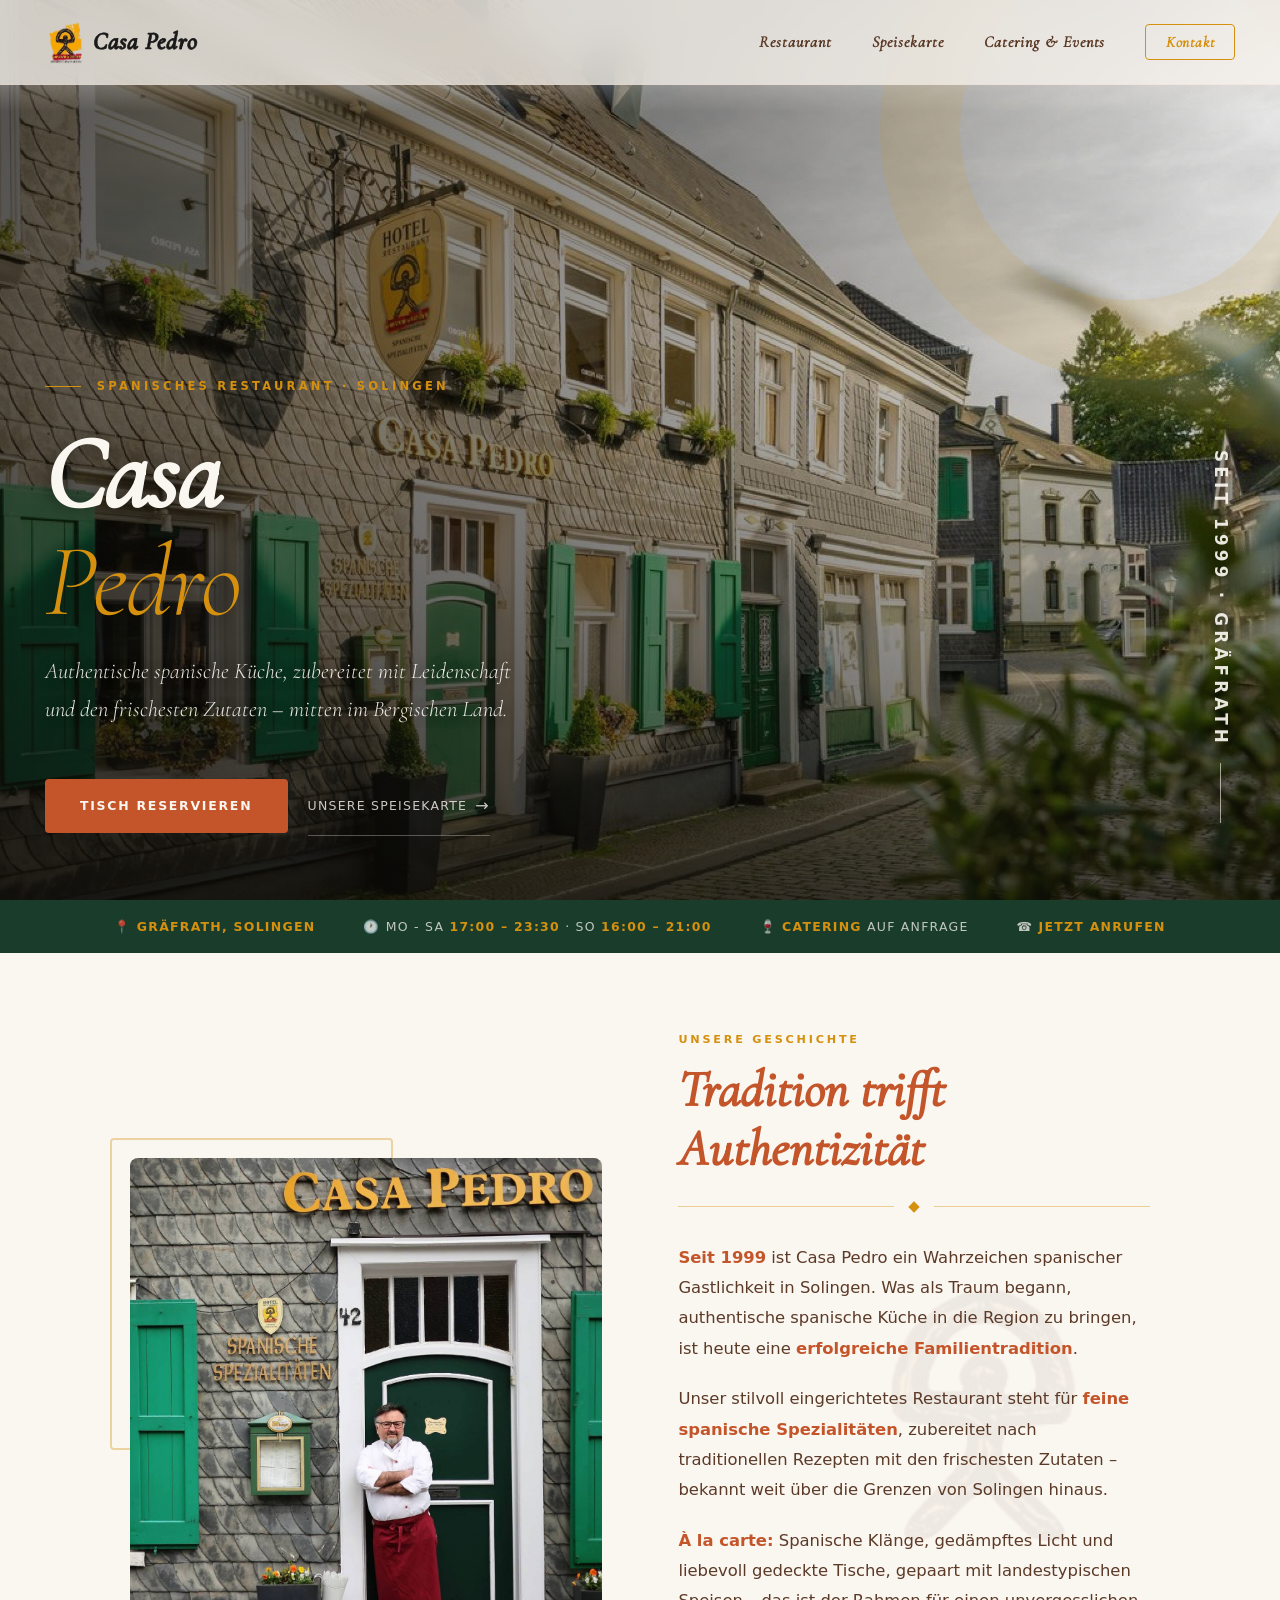
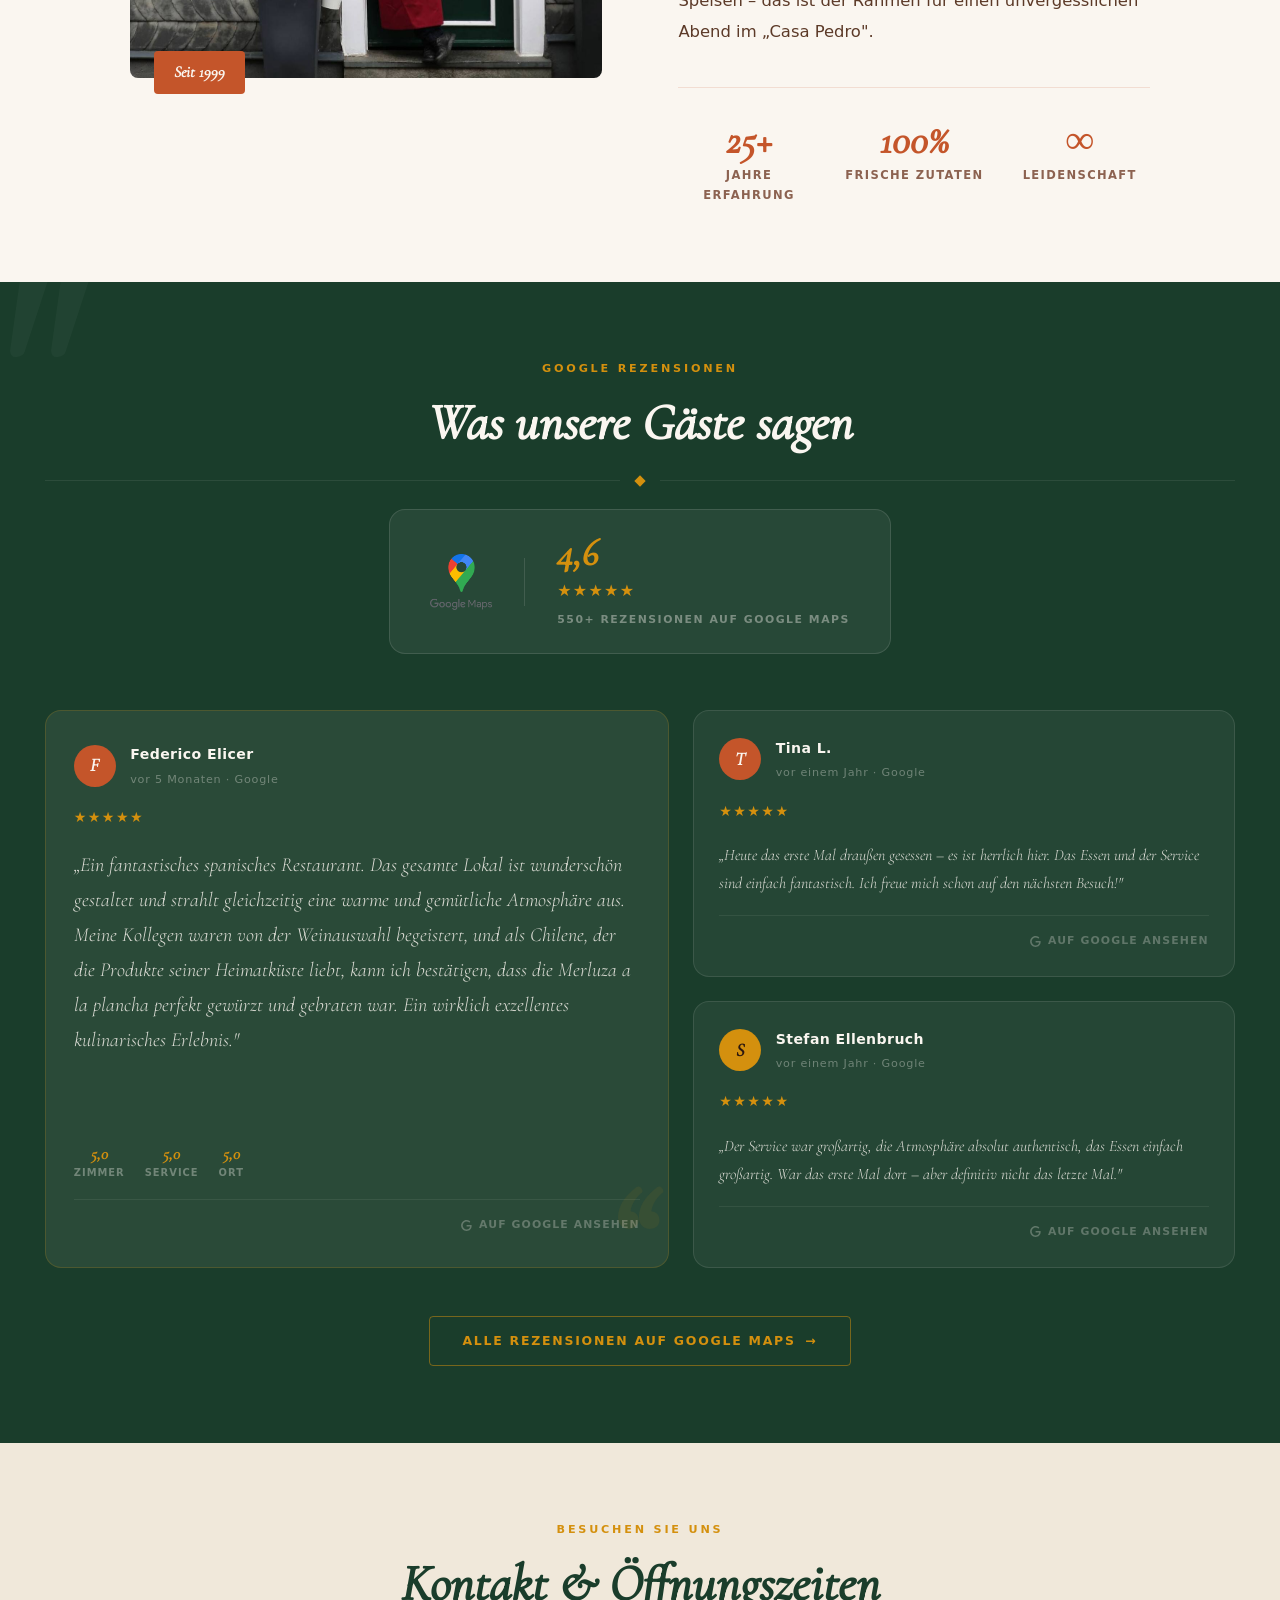
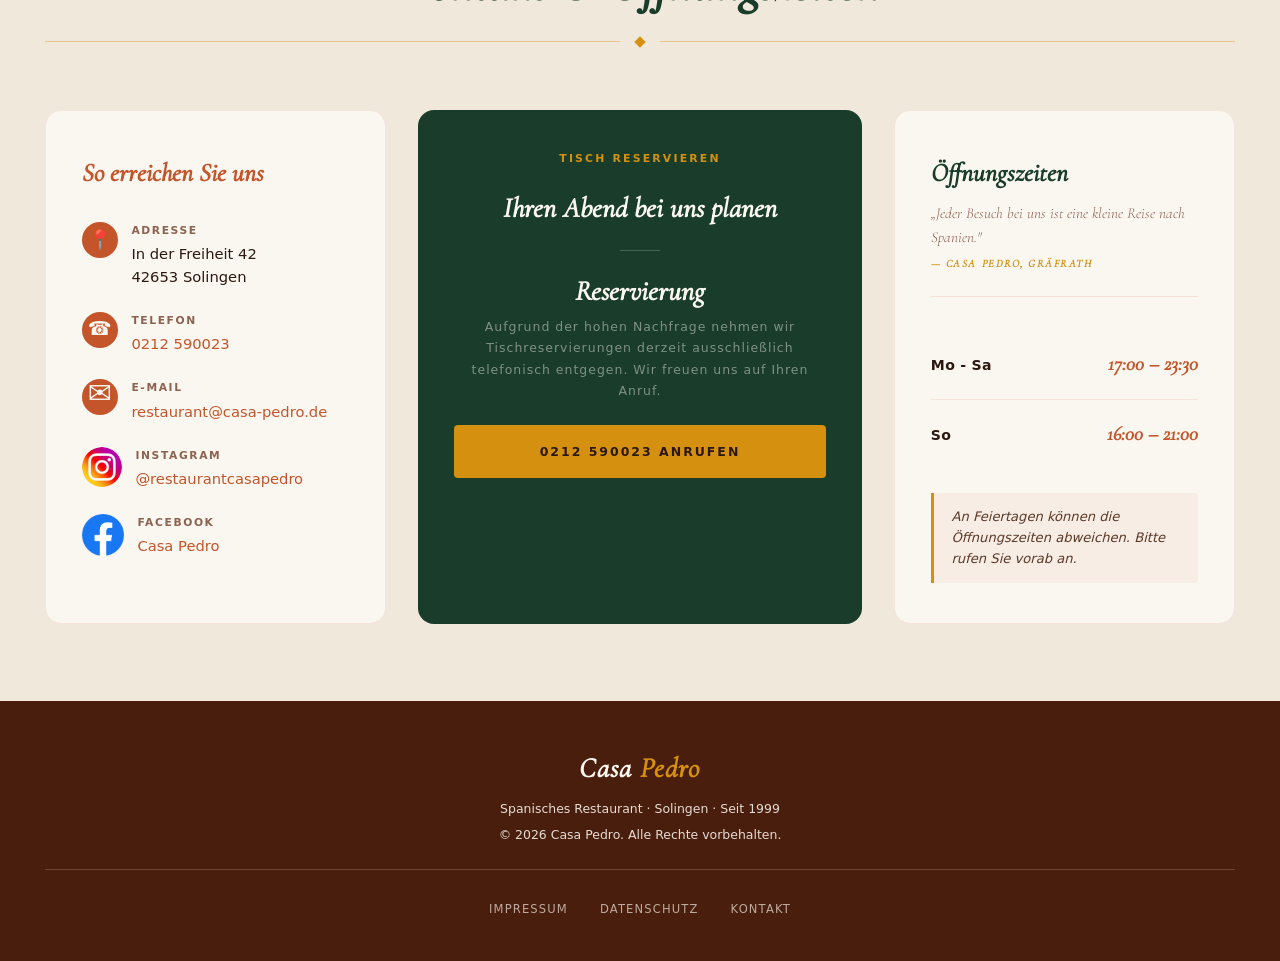
<file: index.html>
<!DOCTYPE html>
<html lang="de">
<head>
  <meta charset="UTF-8">
  <meta name="viewport" content="width=device-width, initial-scale=1.0">
  <title>Casa Pedro – Spanisches Restaurant Solingen</title>

  <!-- SEO ─────────────────────────────────────────────────────────────────
       Bitte alle drei "IHRE-DOMAIN.de"-Stellen durch die echte Domain
       ersetzen, sobald diese feststeht (z. B. casa-pedro.de).
  ───────────────────────────────────────────────────────────────────────── -->
  <meta name="description" content="Casa Pedro – Authentisches spanisches Restaurant in Solingen-Gräfrath seit 1999. Frische Tapas, Paella und Fischspezialitäten. Catering, Feiern & Reservierungen.">
  <meta name="robots" content="index, follow">
  <link rel="canonical" href="https://casa-pedro.de/">

  <!-- Open Graph (Facebook, WhatsApp, LinkedIn, …) -->
  <meta property="og:type"        content="website">
  <meta property="og:site_name"   content="Casa Pedro">
  <meta property="og:locale"      content="de_DE">
  <meta property="og:title"       content="Casa Pedro – Spanisches Restaurant Solingen">
  <meta property="og:description" content="Authentisches spanisches Restaurant in Solingen-Gräfrath seit 1999. Frische Tapas, Paella und Fischspezialitäten. Catering &amp; Feiern.">
  <meta property="og:url"         content="https://casa-pedro.de/">
  <meta property="og:image"       content="https://casa-pedro.de/images/hero.jpg">
  <meta property="og:image:alt"   content="Casa Pedro – Spanisches Restaurant Solingen">
  <meta property="og:image:width"  content="1600">
  <meta property="og:image:height" content="900">

  <!-- Twitter / X Card -->
  <meta name="twitter:card"        content="summary_large_image">
  <meta name="twitter:title"       content="Casa Pedro – Spanisches Restaurant Solingen">
  <meta name="twitter:description" content="Authentisches spanisches Restaurant in Solingen-Gräfrath seit 1999. Frische Tapas, Paella und Fischspezialitäten.">
  <meta name="twitter:image"       content="https://casa-pedro.de/images/hero.jpg">

  <!-- Fonts are now loaded locally from /fonts/ -->
  <link rel="stylesheet" href="style.css">
</head>

<body>

<!-- ── NAVIGATION ──────────────────────────────────────── -->
  <nav aria-label="Hauptnavigation">
    <a href="javascript:void(0)" class="nav-logo" onclick="goTo('home');return false;"><img src="images/logo.png" alt="Casa Pedro Logo"><span class="nav-brand">Casa Pedro</span></a>
    <button class="nav-burger" aria-label="Menü öffnen" onclick="toggleNav()">
      <span></span><span></span><span></span>
    </button>
    <ul class="nav-links">
      <li><a href="javascript:void(0)" onclick="goTo('home','#geschichte');return false;">Restaurant</a></li>
      <li><a href="javascript:void(0)" onclick="goTo('speisekarte');return false;">Speisekarte</a></li>
      <li><a href="javascript:void(0)" onclick="goTo('catering');return false;">Catering &amp; Events</a></li>
      <li><a href="javascript:void(0)" onclick="goTo('home','#kontakt');return false;" class="nav-cta">Kontakt</a></li>
    </ul>
  </nav>
<div class="nav-overlay" onclick="closeNavMenu()"></div>

<div id="menu-subnav-fixed" class="menu-subnav" role="navigation" aria-label="Speisekarten-Navigation" style="display:none">
  <span class="menu-subnav-header">Speisen</span>
  <div class="menu-subnav-sep"></div>
  <!--SUBNAV-START-->
  <!--SUBNAV-END-->
  </div>


  

  <!-- ── HOME PAGE ────────────────────────────────────────── -->
  <div id="page-home" class="page">

  <!-- ── EVENT-BANNER (gesteuert via content.json → event_banner) ─────── -->
  <div id="event-banner" role="alert" aria-live="polite" style="display:none">
    <p id="event-banner-text"></p>
    <a id="event-banner-link" href="#" class="event-banner-link" style="display:none"></a>
  </div>

<!-- ── HERO ────────────────────────────────────────────── -->
  <header id="hero">
    <div class="hero-bg" aria-hidden="true"></div>
    <div class="hero-overlay" aria-hidden="true"></div>
    <div class="hero-arch" aria-hidden="true"></div>

    <div class="hero-content">
      <p class="hero-eyebrow">Spanisches Restaurant · Solingen</p>
      <h1 class="hero-title">
        Casa<br>
        <em>Pedro</em>
      </h1>
      <p class="hero-subtitle">
        Authentische spanische Küche, zubereitet mit Leidenschaft
        und den frischesten Zutaten – mitten im Bergischen Land.
      </p>
      <div class="hero-actions">
        <a href="javascript:void(0)" onclick="goTo('home','#reservierung-form');return false;" class="btn-primary">Tisch reservieren</a>
        <a href="javascript:void(0)" onclick="goTo('speisekarte');return false;" class="btn-ghost">
          Unsere Speisekarte
          <span class="btn-ghost-arrow" aria-hidden="true">→</span>
        </a>
      </div>
    </div>

    <p class="hero-meta" aria-hidden="true">Seit 1999 · Gräfrath</p>
  </header>

  <!-- ── BANNER STRIP ─────────────────────────────────────── -->
  <div class="banner-strip" role="complementary" aria-label="Kurzinfos">
    <span>📍 <strong>Gräfrath, Solingen</strong></span>
    <span id="topbar-oez">🕐 Mo–Sa <strong>17:00 – 23:00</strong> · So <strong>12:00 – 21:00</strong></span>
    <span>🍷 <strong>Catering</strong> auf Anfrage</span>
    <span>☎ <a href="tel:+49212590023" style="color: var(--amber); text-decoration: none;"><strong>Jetzt anrufen</strong></a></span>
  </div>


  <!-- ── UNSERE GESCHICHTE ────────────────────────────────── -->
  <section id="geschichte" aria-labelledby="geschichte-title">
    <div class="container">
      <div class="geschichte-grid">

        <!-- Bild links -->
        <div class="geschichte-img-wrap">
          <img src="images/foto-geschichte.jpg" alt="Casa Pedro – Chef vor dem Restaurant" class="geschichte-img" width="600" height="520">
        </div>

        <!-- Text rechts -->
        <div class="geschichte-text">
          <span class="section-label">Unsere Geschichte</span>
          <h2 class="section-title" id="geschichte-title">Tradition trifft<br>Authentizität</h2>

          <div class="ornament" aria-hidden="true">
            <div class="ornament-diamond"></div>
          </div>

          <div class="geschichte-body">
            <p>
              <strong>Seit 1999</strong> ist Casa Pedro ein Wahrzeichen spanischer Gastlichkeit
              in Solingen. Was als Traum begann, authentische spanische Küche in die
              Region zu bringen, ist heute eine <strong>erfolgreiche Familientradition</strong>.
            </p>
            <p>
              Unser stilvoll eingerichtetes Restaurant steht für <strong>feine spanische
              Spezialitäten</strong>, zubereitet nach traditionellen Rezepten mit den frischesten
              Zutaten – bekannt weit über die Grenzen von Solingen hinaus.
            </p>
            <p>
              <strong>À la carte:</strong> Spanische Klänge, gedämpftes Licht und liebevoll
              gedeckte Tische, gepaart mit landestypischen Speisen – das ist der Rahmen für
              einen unvergesslichen Abend im „Casa Pedro".
            </p>
          </div>

          <div class="geschichte-facts" aria-label="Eckdaten">
            <div class="fact">
              <p class="fact-number">25+</p>
              <p class="fact-label">Jahre Erfahrung</p>
            </div>
            <div class="fact">
              <p class="fact-number">100%</p>
              <p class="fact-label">Frische Zutaten</p>
            </div>
            <div class="fact">
              <p class="fact-number">∞</p>
              <p class="fact-label">Leidenschaft</p>
            </div>
          </div>
        </div>

      </div>
    </div>
  </section>


  <!-- ── REZENSIONEN ──────────────────────────────────────── -->
  <section id="rezensionen" aria-labelledby="rezensionen-title">
    <div class="rezensionen-inner">

      <div class="rezensionen-header">
        <span class="section-label">Google Rezensionen</span>
        <h2 class="section-title" id="rezensionen-title">Was unsere Gäste sagen</h2>
        <div class="ornament" aria-hidden="true"><div class="ornament-diamond"></div></div>
      </div>

      <div class="google-rating-wrap">
        <a href="https://www.google.com/travel/search?gsas=1&ts=EggKAggDCgIIAxocEhoSFAoHCOoPEAUYDxIHCOoPEAUYEBgBMgIQAA&qs=MhNDZ29JdU82b2k0N0xoclV3RUFFOAI&ap=ugEHcmV2aWV3cw&ictx=111&biw=1440&bih=778&hl=de-DE&ved=0CAAQ5JsGahcKEwjw15ijl7uUAxUAAAAAHQAAAAAQBA" target="_blank" rel="noopener" class="google-rating" aria-label="Casa Pedro auf Google Maps – Bewertung ansehen">
          <img src="images/icon-google.png" alt="Google Maps" class="google-rating-logo">
          <div class="google-rating-divider" aria-hidden="true"></div>
          <div class="google-rating-right">
            <span class="google-rating-score">4,6</span>
            <span class="google-rating-stars">★★★★★</span>
            <span class="google-rating-label">550+ Rezensionen auf Google Maps</span>
          </div>
        </a>
      </div>

      <div class="rezensionen-grid">

        <!-- Featured – linke Spalte, beide Zeilen -->
        <article class="review-card review-card--featured">
          <div class="review-header">
            <div class="review-avatar review-avatar--terra" aria-hidden="true">F</div>
            <div class="review-header-meta">
              <span class="review-header-name">Federico Elicer</span>
              <span class="review-header-date">vor 5 Monaten · Google</span>
            </div>
          </div>
          <div class="review-stars" aria-label="5 von 5 Sternen">★★★★★</div>
          <p class="review-text">
            „Ein fantastisches spanisches Restaurant. Das gesamte Lokal ist wunderschön gestaltet
            und strahlt gleichzeitig eine warme und gemütliche Atmosphäre aus. Meine Kollegen waren
            von der Weinauswahl begeistert, und als Chilene, der die Produkte seiner Heimatküste
            liebt, kann ich bestätigen, dass die Merluza a la plancha perfekt gewürzt und gebraten
            war. Ein wirklich exzellentes kulinarisches Erlebnis."
          </p>
          <div class="review-subscores" aria-label="Detailbewertungen">
            <div class="review-subscore">
              <span class="review-subscore-value">5,0</span>
              <span class="review-subscore-label">Zimmer</span>
            </div>
            <div class="review-subscore">
              <span class="review-subscore-value">5,0</span>
              <span class="review-subscore-label">Service</span>
            </div>
            <div class="review-subscore">
              <span class="review-subscore-value">5,0</span>
              <span class="review-subscore-label">Ort</span>
            </div>
          </div>
          <a href="https://www.google.com/travel/search?gsas=1&ts=EggKAggDCgIIAxocEhoSFAoHCOoPEAUYDxIHCOoPEAUYEBgBMgIQAA&qs=MhNDZ29JdU82b2k0N0xoclV3RUFFOAI&ap=ugEHcmV2aWV3cw&ictx=111&biw=1440&bih=778&hl=de-DE&ved=0CAAQ5JsGahcKEwjw15ijl7uUAxUAAAAAHQAAAAAQBA" target="_blank" rel="noopener" class="review-google-link" aria-label="Rezension auf Google ansehen">
            <svg viewBox="0 0 24 24" xmlns="http://www.w3.org/2000/svg" aria-hidden="true"><path d="M21.35 11.1h-9.17v2.73h6.51c-.33 3.81-3.5 5.44-6.5 5.44C8.36 19.27 5 16.25 5 12c0-4.1 3.2-7.27 7.2-7.27 3.09 0 4.9 1.97 4.9 1.97L19 4.72S16.56 2 12.1 2C6.42 2 2.03 6.8 2.03 12c0 5.05 4.13 10 10.22 10 5.33 0 9.25-3.65 9.25-9.09 0-1.15-.15-1.81-.15-1.81z"/></svg>
            Auf Google ansehen
          </a>
        </article>

        <!-- Kompakt oben rechts -->
        <article class="review-card review-card--compact">
          <div class="review-header">
            <div class="review-avatar review-avatar--terra" aria-hidden="true">T</div>
            <div class="review-header-meta">
              <span class="review-header-name">Tina L.</span>
              <span class="review-header-date">vor einem Jahr · Google</span>
            </div>
          </div>
          <div class="review-stars" aria-label="5 von 5 Sternen">★★★★★</div>
          <p class="review-text">
            „Heute das erste Mal draußen gesessen – es ist herrlich hier. Das Essen und der Service
            sind einfach fantastisch. Ich freue mich schon auf den nächsten Besuch!"
          </p>
          <a href="https://www.google.com/travel/search?gsas=1&ts=EggKAggDCgIIAxocEhoSFAoHCOoPEAUYDxIHCOoPEAUYEBgBMgIQAA&qs=MhNDZ29JdU82b2k0N0xoclV3RUFFOAI&ap=ugEHcmV2aWV3cw&ictx=111&biw=1440&bih=778&hl=de-DE&ved=0CAAQ5JsGahcKEwjw15ijl7uUAxUAAAAAHQAAAAAQBA" target="_blank" rel="noopener" class="review-google-link" aria-label="Rezension auf Google ansehen">
            <svg viewBox="0 0 24 24" xmlns="http://www.w3.org/2000/svg" aria-hidden="true"><path d="M21.35 11.1h-9.17v2.73h6.51c-.33 3.81-3.5 5.44-6.5 5.44C8.36 19.27 5 16.25 5 12c0-4.1 3.2-7.27 7.2-7.27 3.09 0 4.9 1.97 4.9 1.97L19 4.72S16.56 2 12.1 2C6.42 2 2.03 6.8 2.03 12c0 5.05 4.13 10 10.22 10 5.33 0 9.25-3.65 9.25-9.09 0-1.15-.15-1.81-.15-1.81z"/></svg>
            Auf Google ansehen
          </a>
        </article>

        <!-- Kompakt unten rechts -->
        <article class="review-card review-card--compact">
          <div class="review-header">
            <div class="review-avatar review-avatar--amber" aria-hidden="true">S</div>
            <div class="review-header-meta">
              <span class="review-header-name">Stefan Ellenbruch</span>
              <span class="review-header-date">vor einem Jahr · Google</span>
            </div>
          </div>
          <div class="review-stars" aria-label="5 von 5 Sternen">★★★★★</div>
          <p class="review-text">
            „Der Service war großartig, die Atmosphäre absolut authentisch, das Essen einfach
            großartig. War das erste Mal dort – aber definitiv nicht das letzte Mal."
          </p>
          <a href="https://www.google.com/travel/search?gsas=1&ts=EggKAggDCgIIAxocEhoSFAoHCOoPEAUYDxIHCOoPEAUYEBgBMgIQAA&qs=MhNDZ29JdU82b2k0N0xoclV3RUFFOAI&ap=ugEHcmV2aWV3cw&ictx=111&biw=1440&bih=778&hl=de-DE&ved=0CAAQ5JsGahcKEwjw15ijl7uUAxUAAAAAHQAAAAAQBA" target="_blank" rel="noopener" class="review-google-link" aria-label="Rezension auf Google ansehen">
            <svg viewBox="0 0 24 24" xmlns="http://www.w3.org/2000/svg" aria-hidden="true"><path d="M21.35 11.1h-9.17v2.73h6.51c-.33 3.81-3.5 5.44-6.5 5.44C8.36 19.27 5 16.25 5 12c0-4.1 3.2-7.27 7.2-7.27 3.09 0 4.9 1.97 4.9 1.97L19 4.72S16.56 2 12.1 2C6.42 2 2.03 6.8 2.03 12c0 5.05 4.13 10 10.22 10 5.33 0 9.25-3.65 9.25-9.09 0-1.15-.15-1.81-.15-1.81z"/></svg>
            Auf Google ansehen
          </a>
        </article>

      </div>

      <div class="rezensionen-cta">
        <a href="https://www.google.com/travel/search?gsas=1&ts=EggKAggDCgIIAxocEhoSFAoHCOoPEAUYDxIHCOoPEAUYEBgBMgIQAA&qs=MhNDZ29JdU82b2k0N0xoclV3RUFFOAI&ap=ugEHcmV2aWV3cw&ictx=111&biw=1440&bih=778&hl=de-DE&ved=0CAAQ5JsGahcKEwjw15ijl7uUAxUAAAAAHQAAAAAQBA" target="_blank" rel="noopener">
          Alle Rezensionen auf Google Maps
          <span aria-hidden="true">→</span>
        </a>
      </div>

    </div>
  </section>


  <!-- ── KONTAKT & ÖFFNUNGSZEITEN ──────────────────────────── -->
  <section id="kontakt" aria-labelledby="kontakt-title">
    <div class="kontakt-inner">

      <div class="kontakt-header">
        <span class="section-label">Besuchen Sie uns</span>
        <h2 class="section-title" id="kontakt-title">Kontakt &amp; Öffnungszeiten</h2>
        <div class="ornament" aria-hidden="true">
          <div class="ornament-diamond"></div>
        </div>
      </div>

      <div class="kontakt-grid">

        <!-- Spalte 1: Kontaktinfos -->
        <div class="kontakt-block-info">
          <h3>So erreichen Sie uns</h3>

          <div class="kontakt-item">
            <div class="kontakt-item-icon" aria-hidden="true">📍</div>
            <div>
              <p class="kontakt-item-label">Adresse</p>
              <p class="kontakt-item-value">In der Freiheit 42<br>42653 Solingen</p>
            </div>
          </div>

          <div class="kontakt-item">
            <div class="kontakt-item-icon" aria-hidden="true">☎</div>
            <div>
              <p class="kontakt-item-label">Telefon</p>
              <p class="kontakt-item-value"><a href="tel:+49212590023">0212 590023</a></p>
            </div>
          </div>

          <div class="kontakt-item">
            <div class="kontakt-item-icon kontakt-item-icon--mail" aria-hidden="true">✉</div>
            <div>
              <p class="kontakt-item-label">E-Mail</p>
              <p class="kontakt-item-value"><a href="mailto:restaurant@casa-pedro.de">restaurant@casa-pedro.de</a></p>
            </div>
          </div>

          <div class="kontakt-item">
            <div class="kontakt-item-icon kontakt-item-icon--insta" aria-hidden="true"></div>
            <div>
              <p class="kontakt-item-label">Instagram</p>
              <p class="kontakt-item-value"><a href="https://www.instagram.com/restaurantcasapedro/?utm_source=ig_web_button_share_sheet" target="_blank" rel="noopener">@restaurantcasapedro</a></p>
            </div>
          </div>

          <div class="kontakt-item">
            <div class="kontakt-item-icon kontakt-item-icon--social" aria-hidden="true"><img src="images/icon-facebook.png" alt="Facebook"></div>
            <div>
              <p class="kontakt-item-label">Facebook</p>
              <p class="kontakt-item-value"><a href="https://www.facebook.com/p/Casa-Pedro-100054356809630/" target="_blank" rel="noopener">Casa Pedro</a></p>
            </div>
          </div>
        </div>

        <!-- Spalte 2: Öffnungszeiten -->
        <div class="kontakt-block-oez">
          <h3>Öffnungszeiten</h3>

          <div class="oez-quote">
            „Jeder Besuch bei uns ist eine kleine Reise nach Spanien."
            <span>— Casa Pedro, Gräfrath</span>
          </div>

          <div id="oez-rows">
            <div class="oez-row">
              <span class="oez-day">Montag – Samstag</span>
              <span class="oez-time">17:00 – 23:00</span>
            </div>
            <div class="oez-row">
              <span class="oez-day">Sonntag</span>
              <span class="oez-time">12:00 – 21:00</span>
            </div>
          </div>

          <p class="oez-note" id="oez-hinweis">An Feiertagen können die Öffnungszeiten abweichen. Bitte rufen Sie vorab an.</p>
        </div>

        <!-- Spalte 3: Reservierung -->
        <div class="kontakt-block-reservierung" role="complementary" aria-label="Tischreservierung">
          <span class="reservierung-eyebrow">Tisch reservieren</span>
          <p class="reservierung-title">Ihren Abend bei uns planen</p>
          <div class="reservierung-divider" aria-hidden="true"></div>

          <!-- Reservierungsformular voruebergehend deaktiviert: Telefonhinweis.
               Reaktivierung: die beiden hidden-Attribute unten (form + #reservierung-erfolg)
               entfernen und diesen Hinweis-Block wieder mit hidden versehen. -->
          <p class="reservierung-title">Reservierung</p>
          <p class="reservierung-sub">Aufgrund der hohen Nachfrage nehmen wir Tischreservierungen derzeit ausschließlich telefonisch entgegen. Wir freuen uns auf Ihren Anruf.</p>
          <a href="tel:+49212590023" class="reservierung-btn">0212 590023 anrufen</a>

          <form id="reservierung-form"
                name="reservierung"
                method="POST"
                novalidate
                hidden>
            <p style="display:none"><label>Nicht ausfüllen: <input name="bot-field"></label></p>

            <div class="form-field">
              <label for="r-name">Name <span aria-hidden="true">*</span></label>
              <input type="text" id="r-name" name="name" required autocomplete="name" placeholder="Ihr Name">
            </div>

            <div class="form-field">
              <label for="r-email">E-Mail <span aria-hidden="true">*</span></label>
              <input type="email" id="r-email" name="email" required autocomplete="email" placeholder="ihre@email.de">
            </div>

            <div class="form-field">
              <label for="r-telefon">Telefon <span class="form-optional">(optional)</span></label>
              <input type="tel" id="r-telefon" name="telefon" autocomplete="tel" placeholder="+49 …">
            </div>

            <div class="form-field">
              <label for="r-personen">Anzahl Personen <span aria-hidden="true">*</span></label>
              <select id="r-personen" name="personen" required>
                <option value="" disabled selected>Bitte wählen</option>
                <option value="1">1 Person</option>
                <option value="2">2 Personen</option>
                <option value="3">3 Personen</option>
                <option value="4">4 Personen</option>
                <option value="5">5 Personen</option>
                <option value="6">6 Personen</option>
                <option value="7">7 Personen</option>
                <option value="8">8 Personen</option>
                <option value="9">9 Personen</option>
                <option value="10+">10+ Personen</option>
              </select>
            </div>

            <div class="form-field">
              <label for="r-datum">Datum <span aria-hidden="true">*</span></label>
              <input type="date" id="r-datum" name="datum" required>
            </div>

            <div class="form-field">
              <label for="r-uhrzeit">Uhrzeit <span aria-hidden="true">*</span></label>
              <select id="r-uhrzeit" name="uhrzeit" required>
                <option value="" disabled selected>Bitte wählen</option>
                <option>17:00</option><option>17:30</option>
                <option>18:00</option><option>18:30</option>
                <option>19:00</option><option>19:30</option>
                <option>20:00</option><option>20:30</option>
                <option>21:00</option>
              </select>
            </div>

            <div class="form-field">
              <label for="r-hinweise">Weitere Hinweise <span class="form-optional">(optional)</span></label>
              <textarea id="r-hinweise" name="hinweise" rows="3" placeholder="Allergien, besondere Anlässe, …"></textarea>
            </div>

            <button type="submit" class="reservierung-btn">Anfrage senden</button>
          </form>

          <div id="reservierung-erfolg" style="display:none" role="status" aria-live="polite" hidden>
            <p class="reservierung-erfolg-msg">Vielen Dank – Ihre Reservierung ist eingegangen!<br><br>Ihr Tisch ist reserviert. Wir melden uns nur, falls wir ausgebucht sind oder Rückfragen haben – ansonsten freuen wir uns einfach auf Ihren Besuch.</p>
          </div>
        </div>

      </div>
    </div>
  </section>


  
  </div>

  <!-- ── SPEISEKARTE PAGE ─────────────────────────────────── -->
    <div id="page-speisekarte" class="page">

  <div class="speisekarte-inner">

    <div class="speisekarte-page-header">
      <img src="images/watermark.png" alt="Casa Pedro" class="page-logo">
      <span class="section-label">Unsere Küche</span>
      <h2 class="section-title">Speisekarte</h2>
      <div class="ornament" aria-hidden="true"><div class="ornament-diamond"></div></div>
      <p class="speisekarte-vat">Alle Preise inkl. ges. MwSt. · All prices inclusive of VAT</p>
    </div>

    <!-- ── SPECIALS (gesteuert via content.json → specials) ─────────────── -->
    <div id="specials-section" style="display:none" aria-label="Tagesspecials">
      <div class="menu-section specials-menu-section">
        <h3 class="menu-section-title">
          <span class="lang-es">Specials de hoy</span>
          <span class="lang-sep">·</span>
          <span class="lang-de">Tagesspecials</span>
        </h3>
        <div id="specials-grid"></div>
      </div>
      <div class="menu-section-sep" aria-hidden="true"><div class="menu-section-sep-diamond"></div></div>
    </div>

    <div class="menu-section-sep" aria-hidden="true"><div class="menu-section-sep-diamond"></div></div>

    <div id="menu-mount">
    <!--MENU-START-->
    <!--MENU-END-->
    </div>

    <!-- ALLERGENHINWEIS -->
    <div class="menu-footnote">
      <div class="menu-footnote-row">
        <span class="menu-footnote-label">Allergene</span>
        <span class="menu-footnote-items">
          <span class="fn-key">A</span> Laktose &ensp;
          <span class="fn-key">B</span> Gluten &ensp;
          <span class="fn-key">C</span> Eier &ensp;
          <span class="fn-key">D</span> Fisch &ensp;
          <span class="fn-key">E</span> Krebstiere &ensp;
          <span class="fn-key">F</span> Sellerie &ensp;
          <span class="fn-key">G</span> Senf &ensp;
          <span class="fn-key">H</span> Schalenfrüchte &ensp;
          <span class="fn-key">I</span> Weichtiere &ensp;
          <span class="fn-key">J</span> Schwefeldioxid &amp; Sulphite &ensp;
          <span class="fn-key">K</span> Erdnüsse &ensp;
          <span class="fn-key">L</span> Soja &ensp;
          <span class="fn-key">M</span> Sesam &ensp;
          <span class="fn-key">N</span> Lupine
        </span>
      </div>
      <div class="menu-footnote-row">
        <span class="menu-footnote-label">Zusatzstoffe</span>
        <span class="menu-footnote-items">
          <span class="fn-key">1</span> Farbstoff &ensp;
          <span class="fn-key">2</span> chininhaltig &ensp;
          <span class="fn-key">3</span> Antioxidationsmittel &ensp;
          <span class="fn-key">4</span> koffeinhaltig &ensp;
          <span class="fn-key">5</span> Konservierungsstoffe &ensp;
          <span class="fn-key">6</span> Geschmacksverstärker &ensp;
          <span class="fn-key">7</span> geschwärzt &ensp;
          <span class="fn-key">8</span> gewachst &ensp;
          <span class="fn-key">9</span> Phosphat &ensp;
          <span class="fn-key">*</span> Süßungsmittel (enthält Phenylalaninquelle)
        </span>
      </div>
    </div>

  </div>
  </div>


  <!-- ── CATERING PAGE ───────────────────────────────────── -->
  <div id="page-catering" class="page">

  <!-- ── 1. Catering & Events ──────────────────────────── -->
  <section class="catering-hero" aria-labelledby="catering-title">
    <div class="catering-hero-inner">

      <!-- Page header with watermark logo -->
      <header class="catering-page-header">
        <img src="images/watermark.png" alt="" class="page-logo" aria-hidden="true">
        <span class="section-label">Außer Haus</span>
        <h1 class="section-title" id="catering-title">Catering &amp; Events</h1>
        <div class="ornament" aria-hidden="true"><div class="ornament-diamond"></div></div>
      </header>

      <!-- Banner image placeholder -->
      <div class="catering-banner-frame">
        <img src="images/foto-catering-banner.jpg" alt="La Casita Catering am Marktplatz Gräfrath">
      </div>

      <!-- Text + photo mosaic -->
      <div class="catering-content-grid">
        <div class="catering-text-col">
          <p class="catering-body-lead">Natürlich bietet die Küche des Restaurants „Casa Pedro" auch eine Vielzahl von spanischen und internationalen Speisen als Catering-Service für Einweihungen, Familien-, Firmenfeiern oder Großevents an.</p>
          <p class="catering-body">Neben exquisitem Fingerfood und eindrucksvollen Buffets ist immer wieder die XXL-Paella-Pfanne das Highlight einer jeden Veranstaltung. Wir freuen uns auf Ihre Anfrage!</p>
          <ul class="catering-list">
            <li>Individuelle Menüplanung nach Ihren Wünschen</li>
            <li>Verpflegung für Gruppen von 10 bis 200+ Personen</li>
            <li>Kompletter Service inklusive Auf- und Abbau</li>
            <li>Spanische Showelemente: Live-Paella, Tapas-Buffet</li>
            <li>Persönliche Beratung und Kostproben auf Anfrage</li>
          </ul>
          <a href="javascript:void(0)" onclick="goTo('home','#kontakt');return false;" class="catering-cta">Angebot anfragen</a>
        </div>

        <div class="catering-photo-col" aria-hidden="true">
          <div class="catering-photo-frame catering-pf-1">
            <img src="images/foto-catering-1.jpg" alt="Catering Buffet">
          </div>
          <div class="catering-photo-frame catering-pf-2">
            <img src="images/foto-catering-2.jpg" alt="Meeresfrüchte">
          </div>
          <div class="catering-photo-frame catering-pf-4">
            <img src="images/foto-catering-3.jpg" alt="La Casita Bar">
          </div>
        </div>
      </div>

    </div>
  </section>

  <!-- ── 1.2 La Casita ─────────────────────────────────── -->
  <section class="casita-section" aria-label="La Casita">
    <div class="casita-inner">

      <div class="casita-photo-wrap">
        <div class="casita-photo-frame">
          <img src="images/foto-casita.jpg" alt="La Casita Catering Truck">
        </div>
      </div>

      <div class="casita-text">
        <span class="casita-eyebrow">Highlight</span>
        <h2 class="section-title">La Casita</h2>
        <div class="ornament" aria-hidden="true"><div class="ornament-diamond"></div></div>
        <p class="casita-highlight">„Mit La Casita haben wir einen weiteren Hingucker."</p>
        <p class="casita-body">Unser liebevoll restaurierter Kleinwagen ist der perfekte Begleiter für Ihre Veranstaltung. Er zieht Blicke auf sich, sorgt für Gesprächsstoff und bringt das besondere Flair Spaniens direkt zu Ihrem Anlass.</p>
        <div class="casita-tags">
          <span class="casita-tag">Hochzeiten</span>
          <span class="casita-tag">Firmenfeiern</span>
          <span class="casita-tag">Großevents</span>
          <span class="casita-tag">Fotomotiv</span>
          <span class="casita-tag">Auf Anfrage</span>
        </div>
      </div>

    </div>
  </section>

  <!-- ── 2. Feiern ─────────────────────────────────────── -->
  <section class="feiern-section" aria-labelledby="feiern-title">
    <div class="feiern-inner">

      <div class="feiern-photo-col" aria-hidden="true">
        <div class="feiern-photo-frame feiern-pf-1">
          <img src="images/foto-feiern-1.jpg" alt="Service im Restaurant Casa Pedro">
        </div>
        <div class="feiern-photo-frame feiern-pf-2">
          <img src="images/foto-feiern-2.jpg" alt="Festlich gedeckter Saal im Casa Pedro">
        </div>
      </div>

      <div class="feiern-text-col">
        <span class="section-label">Im Restaurant</span>
        <h2 class="section-title" id="feiern-title">Feiern</h2>
        <div class="ornament" aria-hidden="true"><div class="ornament-diamond"></div></div>
        <p class="feiern-tagline">Mit Kind und Kegel…</p>
        <p class="feiern-body-lead">Nutzen Sie die unverwechselbare Atmosphäre im Restaurant „Casa Pedro" für Ihre Familienfeier.</p>
        <p class="feiern-body">Ob Taufe, Geburtstag, Hochzeit oder Trauerfeier, das „Casa Pedro" bietet für jeden Anlass den geeigneten Rahmen. Auch tagsüber sind wir gerne für Sie da. Sprechen Sie uns an!</p>
        <div class="feiern-capacity">
          <div class="feiern-cap-card">
            <span class="feiern-cap-number">60</span>
            <span class="feiern-cap-label">Innenplätze</span>
          </div>
          <div class="feiern-cap-card">
            <span class="feiern-cap-number">+40</span>
            <span class="feiern-cap-label">Außenplätze</span>
          </div>
          <div class="feiern-cap-card">
            <span class="feiern-cap-number">∞</span>
            <span class="feiern-cap-label">Anlässe</span>
          </div>
        </div>
        <a href="javascript:void(0)" onclick="goTo('home','#kontakt');return false;" class="catering-cta" style="margin-top:2rem;">Tisch reservieren</a>
      </div>

    </div>
  </section>

  </div>

  <!-- ── IMPRESSUM PAGE ──────────────────────────────────────── -->
  <div id="page-impressum" class="page">
    <div class="legal-page">
      <span class="section-label">Rechtliches</span>
      <h1 class="section-title">Impressum</h1>
      <div class="legal-layout">
        <main class="legal-content">
          <div class="legal-block">
            <h3>Angaben gemäß § 5 DDG</h3>
            <address>
              Pedro Hernandez<br>
              Casa Pedro<br>
              In der Freiheit 42<br>
              42653 Solingen
            </address>
          </div>

          <div class="legal-block">
            <h3>Kontakt</h3>
            <table class="legal-table">
              <tr>
                <td>Telefon</td>
                <td><a href="tel:+49212590023">0212 590023</a></td>
              </tr>
              <tr>
                <td>E-Mail</td>
                <td><a href="mailto:restaurant@casa-pedro.de">restaurant@casa-pedro.de</a></td>
              </tr>
            </table>
          </div>

          <div class="legal-block">
            <h3>Verantwortlich für den Inhalt</h3>
            <p>Pedro Hernandez<br>In der Freiheit 42 · 42653 Solingen</p>
          </div>

          <div class="legal-block">
            <h3>Haftungsausschluss</h3>
            <p>Trotz sorgfältiger inhaltlicher Kontrolle übernehmen wir keine Haftung für die Inhalte externer Links. Für den Inhalt der verlinkten Seiten sind ausschließlich deren Betreiber verantwortlich.</p>
          </div>
        </main>
      <aside class="legal-sidebar">
        <div class="legal-sidebar-card">
          <h4>Casa Pedro</h4>
          <p class="sidebar-address">In der Freiheit 42 · 42653 Solingen</p>

          <h5>Öffnungszeiten</h5>
          <table id="legal-oez-impressum" class="legal-oez-table">
            <tr><td>Montag – Samstag</td><td>17:00 – 23:00</td></tr>
            <tr><td>Sonntag</td><td>12:00 – 21:00</td></tr>
          </table>

          <div class="legal-reservierung">
            <h5>Reservierung</h5>
            <p style="font-size:0.88rem;color:var(--text-mid);">0212 590023</p>
            <a href="tel:+49212590023">Jetzt anrufen</a>
          </div>
        </div>
      </aside>
      </div>
    </div>
  </div>

  <!-- ── DATENSCHUTZ PAGE ─────────────────────────────────────── -->
  <div id="page-datenschutz" class="page">
    <div class="legal-page">
      <span class="section-label">Rechtliches</span>
      <h1 class="section-title">Datenschutzerklärung</h1>
      <div class="legal-layout">
        <main class="legal-content">
          <div class="legal-block">
            <h3>Verantwortlicher</h3>
            <address>
              Pedro Hernandez<br>
              Casa Pedro<br>
              In der Freiheit 42<br>
              42653 Solingen<br>
              Telefon: <a href="tel:+49212590023">0212 590023</a><br>
              E-Mail: <a href="mailto:restaurant@casa-pedro.de">restaurant@casa-pedro.de</a>
            </address>
          </div>

          <div class="legal-block">
            <h3>Allgemeines</h3>
            <p>Die Nutzung unserer Webseite ist in der Regel ohne Angabe personenbezogener Daten möglich. Soweit auf unseren Seiten personenbezogene Daten erhoben werden, erfolgt dies auf Basis der jeweils genannten Rechtsgrundlage. Eine Weitergabe an Dritte zu Werbezwecken findet nicht statt; die technische Verarbeitung durch unseren Hosting-Anbieter ist im Abschnitt „Hosting" beschrieben.</p>
            <p>Wir weisen darauf hin, dass die Datenübertragung im Internet Sicherheitslücken aufweisen kann. Ein lückenloser Schutz der Daten vor dem Zugriff durch Dritte ist nicht möglich.</p>
            <p>Der Nutzung von im Rahmen der Impressumspflicht veröffentlichten Kontaktdaten durch Dritte zur Übersendung von nicht ausdrücklich angeforderter Werbung wird hiermit ausdrücklich widersprochen.</p>
            <p>Diese Website verwendet Schriftarten, die lokal von unserem Server ausgeliefert werden. Es besteht dabei keine Verbindung zu Servern Dritter, und es werden keine Daten an Dritte übertragen.</p>
          </div>

          <div class="legal-block">
            <h3>Cookies</h3>
            <p>Diese Webseite verwendet keine Cookies und erhebt keine personenbezogenen Daten über den Besuch hinaus. Es werden keine Tracking- oder Analysedienste eingesetzt.</p>
          </div>

          <div class="legal-block">
            <h3>Hosting</h3>
            <p>Diese Website wird gehostet bei der <strong>Host Europe GmbH</strong>, Hansestraße 111, 51149 Köln. Beim Aufruf der Website werden technische Zugriffsdaten (u.&nbsp;a. IP-Adresse, Browsertyp sowie Datum und Uhrzeit des Abrufs) in den Server-Logs gespeichert. Die Verarbeitung erfolgt auf Grundlage unseres berechtigten Interesses am sicheren und stabilen Betrieb der Website (Art.&nbsp;6 Abs.&nbsp;1 lit.&nbsp;f DSGVO). Mit der Host Europe GmbH besteht ein Vertrag zur Auftragsverarbeitung nach Art.&nbsp;28 DSGVO. Die Server befinden sich in Deutschland, eine Übermittlung in ein Drittland findet nicht statt.</p>
          </div>

          <div class="legal-block">
            <h3>Reservierungsformular</h3>
            <p>Auf unserer Website steht ein Online-Formular zur Anfrage einer Tischreservierung zur Verfügung. Bei Nutzung dieses Formulars werden folgende Daten erhoben:</p>
            <ul>
              <li>Name <em>(Pflichtfeld)</em></li>
              <li>E-Mail-Adresse <em>(Pflichtfeld)</em></li>
              <li>Telefonnummer <em>(freiwillig)</em></li>
              <li>Gewünschtes Datum <em>(Pflichtfeld)</em></li>
              <li>Gewünschte Uhrzeit <em>(Pflichtfeld)</em></li>
              <li>Anzahl der Personen <em>(Pflichtfeld)</em></li>
              <li>Weitere Hinweise, z.&nbsp;B. Allergien oder besondere Anlässe <em>(freiwillig)</em></li>
            </ul>
            <p><strong>Zweck und Rechtsgrundlage:</strong> Die Daten werden ausschließlich zur Bearbeitung Ihrer Tischreservierungsanfrage verwendet. Rechtsgrundlage ist Art.&nbsp;6 Abs.&nbsp;1 lit.&nbsp;b DSGVO (Vertragsanbahnung).</p>
            <p><strong>Übermittlung:</strong> Die Formulardaten werden auf unserem Webspace bei der Host Europe GmbH verarbeitet und unmittelbar per E-Mail an unser Postfach restaurant@casa-pedro.de weitergeleitet. Eine dauerhafte Speicherung auf dem Webserver findet nicht statt. Das E-Mail-Postfach wird über Microsoft 365 betrieben. Pedro Hernandez erhält die Anfragen per E-Mail und bearbeitet sie manuell.</p>
            <p><strong>Speicherdauer:</strong> Ihre Daten werden nur so lange aufbewahrt, wie es für die Bearbeitung Ihrer Anfrage erforderlich ist. Nach abgeschlossener oder abgelehnter Reservierung werden die Daten gelöscht, sofern keine gesetzlichen Aufbewahrungspflichten entgegenstehen.</p>
          </div>

          <div class="legal-block">
            <h3>Ihre Rechte</h3>
            <p>Sie haben gegenüber uns folgende Rechte hinsichtlich der Sie betreffenden personenbezogenen Daten:</p>
            <ul>
              <li><strong>Auskunftsrecht</strong> (Art.&nbsp;15 DSGVO)</li>
              <li><strong>Recht auf Berichtigung</strong> (Art.&nbsp;16 DSGVO)</li>
              <li><strong>Recht auf Löschung</strong> (Art.&nbsp;17 DSGVO)</li>
              <li><strong>Recht auf Einschränkung der Verarbeitung</strong> (Art.&nbsp;18 DSGVO)</li>
              <li><strong>Recht auf Datenübertragbarkeit</strong> (Art.&nbsp;20 DSGVO)</li>
              <li><strong>Widerspruchsrecht</strong> (Art.&nbsp;21 DSGVO)</li>
            </ul>
            <p>Zur Geltendmachung Ihrer Rechte wenden Sie sich bitte an die im Impressum angegebene Adresse oder an <a href="mailto:restaurant@casa-pedro.de">restaurant@casa-pedro.de</a>.</p>
            <p>Darüber hinaus haben Sie das Recht, sich bei einer Datenschutz-Aufsichtsbehörde über die Verarbeitung Ihrer personenbezogenen Daten durch uns zu beschweren (Art.&nbsp;77 DSGVO). Die zuständige Aufsichtsbehörde für Nordrhein-Westfalen ist die <strong>Landesbeauftragte für Datenschutz und Informationsfreiheit NRW</strong>, <a href="https://www.ldi.nrw.de" target="_blank" rel="noopener">www.ldi.nrw.de</a>.</p>
          </div>

          <div class="legal-block">
            <h3>Kontakt bei Datenschutzfragen</h3>
            <p>Pedro Hernandez · Casa Pedro<br>
            In der Freiheit 42 · 42653 Solingen<br>
            <a href="mailto:restaurant@casa-pedro.de">restaurant@casa-pedro.de</a></p>
          </div>
        </main>
      <aside class="legal-sidebar">
        <div class="legal-sidebar-card">
          <h4>Casa Pedro</h4>
          <p class="sidebar-address">In der Freiheit 42 · 42653 Solingen</p>

          <h5>Öffnungszeiten</h5>
          <table id="legal-oez-datenschutz" class="legal-oez-table">
            <tr><td>Montag – Samstag</td><td>17:00 – 23:00</td></tr>
            <tr><td>Sonntag</td><td>12:00 – 21:00</td></tr>
          </table>

          <div class="legal-reservierung">
            <h5>Reservierung</h5>
            <p style="font-size:0.88rem;color:var(--text-mid);">0212 590023</p>
            <a href="tel:+49212590023">Jetzt anrufen</a>
          </div>
        </div>
      </aside>
      </div>
    </div>
  </div>

<!-- ── FOOTER ────────────────────────────────────────────── -->
  <footer>
    <p class="footer-logo">Casa <span>Pedro</span></p>
    <p>Spanisches Restaurant · Solingen · Seit 1999</p>
    <p>© 2026 Casa Pedro. Alle Rechte vorbehalten.</p>
    <ul class="footer-links">
      <li><a href="javascript:void(0)" onclick="goTo('impressum');return false;">Impressum</a></li>
      <li><a href="javascript:void(0)" onclick="goTo('datenschutz');return false;">Datenschutz</a></li>
      <li><a href="javascript:void(0)" onclick="goTo('home','#kontakt');return false;">Kontakt</a></li>
    </ul>
  </footer>


  <script src="menu-render.js"></script>
  <script src="main.js"></script>

</body>
</html>
</file>
<file: style.css>
/* cyrillic-ext */
@font-face {
  font-family: 'Cormorant Garamond';
  font-style: italic;
  font-weight: 300;
  font-display: swap;
  src: url(fonts/co3ZmX5slCNuHLi8bLeY9MK7whWMhyjYrEtFmSq17w.woff2) format('woff2');
  unicode-range: U+0460-052F, U+1C80-1C8A, U+20B4, U+2DE0-2DFF, U+A640-A69F, U+FE2E-FE2F;
}
/* cyrillic */
@font-face {
  font-family: 'Cormorant Garamond';
  font-style: italic;
  font-weight: 300;
  font-display: swap;
  src: url(fonts/co3ZmX5slCNuHLi8bLeY9MK7whWMhyjYrEtMmSq17w.woff2) format('woff2');
  unicode-range: U+0301, U+0400-045F, U+0490-0491, U+04B0-04B1, U+2116;
}
/* vietnamese */
@font-face {
  font-family: 'Cormorant Garamond';
  font-style: italic;
  font-weight: 300;
  font-display: swap;
  src: url(fonts/co3ZmX5slCNuHLi8bLeY9MK7whWMhyjYrEtHmSq17w.woff2) format('woff2');
  unicode-range: U+0102-0103, U+0110-0111, U+0128-0129, U+0168-0169, U+01A0-01A1, U+01AF-01B0, U+0300-0301, U+0303-0304, U+0308-0309, U+0323, U+0329, U+1EA0-1EF9, U+20AB;
}
/* latin-ext */
@font-face {
  font-family: 'Cormorant Garamond';
  font-style: italic;
  font-weight: 300;
  font-display: swap;
  src: url(fonts/co3ZmX5slCNuHLi8bLeY9MK7whWMhyjYrEtGmSq17w.woff2) format('woff2');
  unicode-range: U+0100-02BA, U+02BD-02C5, U+02C7-02CC, U+02CE-02D7, U+02DD-02FF, U+0304, U+0308, U+0329, U+1D00-1DBF, U+1E00-1E9F, U+1EF2-1EFF, U+2020, U+20A0-20AB, U+20AD-20C0, U+2113, U+2C60-2C7F, U+A720-A7FF;
}
/* latin */
@font-face {
  font-family: 'Cormorant Garamond';
  font-style: italic;
  font-weight: 300;
  font-display: swap;
  src: url(fonts/co3ZmX5slCNuHLi8bLeY9MK7whWMhyjYrEtImSo.woff2) format('woff2');
  unicode-range: U+0000-00FF, U+0131, U+0152-0153, U+02BB-02BC, U+02C6, U+02DA, U+02DC, U+0304, U+0308, U+0329, U+2000-206F, U+20AC, U+2122, U+2191, U+2193, U+2212, U+2215, U+FEFF, U+FFFD;
}
/* cyrillic-ext */
@font-face {
  font-family: 'Cormorant Garamond';
  font-style: italic;
  font-weight: 400;
  font-display: swap;
  src: url(fonts/co3ZmX5slCNuHLi8bLeY9MK7whWMhyjYrEtFmSq17w.woff2) format('woff2');
  unicode-range: U+0460-052F, U+1C80-1C8A, U+20B4, U+2DE0-2DFF, U+A640-A69F, U+FE2E-FE2F;
}
/* cyrillic */
@font-face {
  font-family: 'Cormorant Garamond';
  font-style: italic;
  font-weight: 400;
  font-display: swap;
  src: url(fonts/co3ZmX5slCNuHLi8bLeY9MK7whWMhyjYrEtMmSq17w.woff2) format('woff2');
  unicode-range: U+0301, U+0400-045F, U+0490-0491, U+04B0-04B1, U+2116;
}
/* vietnamese */
@font-face {
  font-family: 'Cormorant Garamond';
  font-style: italic;
  font-weight: 400;
  font-display: swap;
  src: url(fonts/co3ZmX5slCNuHLi8bLeY9MK7whWMhyjYrEtHmSq17w.woff2) format('woff2');
  unicode-range: U+0102-0103, U+0110-0111, U+0128-0129, U+0168-0169, U+01A0-01A1, U+01AF-01B0, U+0300-0301, U+0303-0304, U+0308-0309, U+0323, U+0329, U+1EA0-1EF9, U+20AB;
}
/* latin-ext */
@font-face {
  font-family: 'Cormorant Garamond';
  font-style: italic;
  font-weight: 400;
  font-display: swap;
  src: url(fonts/co3ZmX5slCNuHLi8bLeY9MK7whWMhyjYrEtGmSq17w.woff2) format('woff2');
  unicode-range: U+0100-02BA, U+02BD-02C5, U+02C7-02CC, U+02CE-02D7, U+02DD-02FF, U+0304, U+0308, U+0329, U+1D00-1DBF, U+1E00-1E9F, U+1EF2-1EFF, U+2020, U+20A0-20AB, U+20AD-20C0, U+2113, U+2C60-2C7F, U+A720-A7FF;
}
/* latin */
@font-face {
  font-family: 'Cormorant Garamond';
  font-style: italic;
  font-weight: 400;
  font-display: swap;
  src: url(fonts/co3ZmX5slCNuHLi8bLeY9MK7whWMhyjYrEtImSo.woff2) format('woff2');
  unicode-range: U+0000-00FF, U+0131, U+0152-0153, U+02BB-02BC, U+02C6, U+02DA, U+02DC, U+0304, U+0308, U+0329, U+2000-206F, U+20AC, U+2122, U+2191, U+2193, U+2212, U+2215, U+FEFF, U+FFFD;
}

     /* ─── RESET & BASE ─────────────────────────────────────── */
    *, *::before, *::after { box-sizing: border-box; margin: 0; padding: 0; }
    [hidden] { display: none !important; }

    :root {
      --terra:    #C4552A;
      --terra-dk: #9E3E1A;
      --amber:    #D4900E;
      --cream:    #FAF6F0;
      --cream-dk: #F0E8DA;
      --green:    #1A3D2B;
      --green-lt: #2A5C41;
      --text:     #2C1810;
      --text-mid: #5C3A28;
      --text-lt:  #8C6250;

      --ff-display: 'Cormorant Garamond', Georgia, serif;
      --ff-body:    'Lato', system-ui, sans-serif;

      --max-w: 1200px;
      --pad-x: clamp(1.5rem, 3.5vw, 4rem);
      --section-py: clamp(3.5rem, 6vw, 6.5rem);

      --radius-sm: 4px;
      --radius-md: 8px;
      --radius-lg: 16px;

      --transition: 0.3s ease;
    }

    html { scroll-behavior: smooth; }

    body {
      font-family: var(--ff-body);
      background-color: var(--cream);
      color: var(--text);
      line-height: 1.7;
      font-weight: 300;
      overflow-x: hidden;
    }

    img { display: block; max-width: 100%; height: auto; }

    /* ─── UTILITY ───────────────────────────────────────────── */
    .container {
      max-width: var(--max-w);
      margin: 0 auto;
      padding: 0 var(--pad-x);
    }

    .section-label {
      font-family: var(--ff-body);
      font-size: 0.7rem;
      font-weight: 700;
      letter-spacing: 0.25em;
      text-transform: uppercase;
      color: var(--amber);
      display: block;
      margin-bottom: 1rem;
    }

    .section-title {
      font-family: var(--ff-display);
      font-size: clamp(2.2rem, 4vw, 3.5rem);
      font-weight: 600;
      color: var(--terra);
      line-height: 1.15;
    }

    .ornament {
      display: flex;
      align-items: center;
      gap: 1rem;
      margin: 1.5rem 0;
    }
    .ornament::before,
    .ornament::after {
      content: '';
      flex: 1;
      height: 1px;
      background: var(--amber);
      opacity: 0.4;
    }
    .ornament-diamond {
      width: 8px;
      height: 8px;
      background: var(--amber);
      transform: rotate(45deg);
      flex-shrink: 0;
    }

    /* ─── NAVIGATION ────────────────────────────────────────── */
    nav {
      position: fixed;
      top: 0;
      left: 0;
      right: 0;
      z-index: 200;
      padding: 1.25rem var(--pad-x);
      display: flex;
      justify-content: space-between;
      align-items: center;
      background: rgba(250, 246, 240, 0.78);
      backdrop-filter: blur(18px);
      -webkit-backdrop-filter: blur(18px);
      border-bottom: 1px solid rgba(196, 85, 42, 0.07);
    }

    nav::after {
      content: '';
      position: absolute;
      bottom: -28px;
      left: 0;
      right: 0;
      height: 28px;
      background: linear-gradient(to bottom, rgba(250, 246, 240, 0.22), transparent);
      pointer-events: none;
      z-index: 99;
    }

    .nav-logo {
      font-family: var(--ff-display);
      font-size: 1.5rem;
      font-weight: 700;
      color: #1a1a1a;
      -webkit-text-stroke: 0.6px #1a1a1a;
      letter-spacing: 0.04em;
      text-decoration: none;
      display: flex;
      align-items: center;
      gap: 0.45rem;
    }
    .nav-logo span {
      color: #1a1a1a;
    }
    .nav-logo img {
      height: 44px;
      width: auto;
      display: block;
      flex-shrink: 0;
    }

    .nav-brand {
      font-family: var(--ff-display);
      font-size: 1.5rem;
      font-weight: 700;
      color: #1a1a1a;
      -webkit-text-stroke: 0.6px #1a1a1a;
      letter-spacing: 0.04em;
    }
    .nav-links {
      list-style: none;
      display: flex;
      gap: 2.5rem;
      align-items: center;
    }
    .nav-links a {
      font-family: var(--ff-display);
      font-size: 1rem;
      font-weight: 600;
      letter-spacing: 0.06em;
      text-transform: none;
      color: var(--text-mid);
      text-decoration: none;
      transition: color var(--transition);
    }
    .nav-links a:hover { color: var(--terra); }

    .nav-cta {
      font-size: 0.95rem !important;
      font-weight: 700 !important;
      padding: 0.5rem 1.2rem;
      border: 1.5px solid var(--amber);
      border-radius: var(--radius-sm);
      color: var(--amber) !important;
      transition: background var(--transition), color var(--transition) !important;
    }
    .nav-cta:hover {
      background: var(--amber) !important;
      color: var(--cream) !important;
    }

    /* ─── HERO ──────────────────────────────────────────────── */
    #hero {
      position: relative;
      height: 100vh;
      min-height: 600px;
      max-height: 920px;
      display: flex;
      flex-direction: column;
      justify-content: flex-end;
      padding: calc(var(--section-py) + 4rem) var(--pad-x) clamp(3rem, 5vw, 6rem);
      overflow: hidden;
    }

    .hero-bg {
      position: absolute;
      inset: 0;
      background-image: url('images/hero.jpg');
      background-size: cover;
      background-position: center 40%;
      z-index: 0;
    }

    /* Subtle grain texture via SVG filter */
    .hero-bg::after {
      content: '';
      position: absolute;
      inset: 0;
      background-image: url("data:image/svg+xml,%3Csvg viewBox='0 0 200 200' xmlns='http://www.w3.org/2000/svg'%3E%3Cfilter id='n'%3E%3CfeTurbulence type='fractalNoise' baseFrequency='0.65' numOctaves='3' stitchTiles='stitch'/%3E%3C/filter%3E%3Crect width='100%25' height='100%25' filter='url(%23n)' opacity='0.08'/%3E%3C/svg%3E");
      opacity: 0.35;
      z-index: 1;
    }

    /* Vignette overlay */
    .hero-overlay {
      position: absolute;
      inset: 0;
      background:
        linear-gradient(110deg,
          rgba(12, 10, 6, 0.72) 0%,
          rgba(12, 10, 6, 0.42) 45%,
          rgba(12, 10, 6, 0.08) 80%,
          transparent 100%
        ),
        linear-gradient(to top,
          rgba(12, 10, 6, 0.70) 0%,
          rgba(12, 10, 6, 0.28) 35%,
          transparent 62%
        );
      z-index: 2;
    }

    /* Decorative arch shape top-right */
    .hero-arch {
      position: absolute;
      top: -120px;
      right: -100px;
      width: 500px;
      height: 500px;
      border: 80px solid rgba(212, 144, 14, 0.12);
      border-radius: 50%;
      z-index: 2;
    }

    .hero-content {
      position: relative;
      z-index: 3;
      max-width: 780px;
    }

    .hero-eyebrow {
      font-family: var(--ff-body);
      font-size: 0.72rem;
      font-weight: 700;
      letter-spacing: 0.28em;
      text-transform: uppercase;
      color: var(--amber);
      margin-bottom: 1.5rem;
      display: flex;
      align-items: center;
      gap: 1rem;
    }
    .hero-eyebrow::before {
      content: '';
      display: block;
      width: 36px;
      height: 1px;
      background: var(--amber);
    }

    .hero-title {
      font-family: var(--ff-display);
      font-size: clamp(3.5rem, 8vw, 7rem);
      font-weight: 700;
      color: var(--cream);
      line-height: 1.05;
      letter-spacing: -0.01em;
      margin-bottom: 1rem;
    }
    .hero-title { text-shadow: 0 2px 20px rgba(0,0,0,0.55); }
    .hero-title em {
      font-style: italic;
      color: var(--amber);
      font-weight: 300;
    }

    .hero-subtitle {
      font-family: var(--ff-display);
      font-size: clamp(1.1rem, 2vw, 1.4rem);
      font-weight: 300;
      font-style: italic;
      color: rgba(250, 246, 240, 0.92);
      text-shadow: 0 1px 12px rgba(0,0,0,0.5);
      margin-bottom: 3rem;
      max-width: 480px;
    }

    .hero-actions {
      display: flex;
      gap: 1.25rem;
      flex-wrap: wrap;
      align-items: center;
    }

    .btn-primary {
      display: inline-block;
      padding: 1rem 2.2rem;
      background: var(--terra);
      color: var(--cream);
      font-family: var(--ff-body);
      font-size: 0.78rem;
      font-weight: 700;
      letter-spacing: 0.14em;
      text-transform: uppercase;
      text-decoration: none;
      border-radius: var(--radius-sm);
      transition: background var(--transition), transform var(--transition);
    }
    .btn-primary:hover {
      background: #4A1E0C;
      transform: translateY(-1px);
    }

    .btn-ghost {
      display: inline-flex;
      align-items: center;
      gap: 0.5rem;
      padding: 1rem 0;
      color: rgba(250, 246, 240, 0.8);
      font-family: var(--ff-body);
      font-size: 0.78rem;
      font-weight: 400;
      letter-spacing: 0.1em;
      text-transform: uppercase;
      text-decoration: none;
      border-bottom: 1px solid rgba(250, 246, 240, 0.3);
      transition: color var(--transition), border-color var(--transition);
    }
    .btn-ghost:hover {
      color: var(--amber);
      border-color: var(--amber);
    }
    .btn-ghost-arrow {
      font-size: 1rem;
      transition: transform var(--transition);
    }
    .btn-ghost:hover .btn-ghost-arrow { transform: translateX(4px); }

    .hero-meta {
      position: absolute;
      right: var(--pad-x);
      bottom: var(--section-py);
      z-index: 3;
      writing-mode: vertical-rl;
      text-orientation: mixed;
      font-size: 1.05rem;
      font-weight: 700;
      letter-spacing: 0.25em;
      text-transform: uppercase;
      color: rgba(250, 246, 240, 0.92);
      text-shadow: 0 1px 14px rgba(0,0,0,0.65);
      display: flex;
      align-items: center;
      gap: 1rem;
    }
    .hero-meta::after {
      content: '';
      display: block;
      width: 1px;
      height: 60px;
      background: rgba(250, 246, 240, 0.6);
    }

    /* ─── BANNER STRIP ──────────────────────────────────────── */
    .banner-strip {
      background: var(--green);
      color: rgba(250, 246, 240, 0.75);
      padding: 1rem var(--pad-x);
      display: flex;
      justify-content: center;
      gap: 3rem;
      flex-wrap: wrap;
      font-size: 0.78rem;
      font-weight: 400;
      letter-spacing: 0.1em;
      text-transform: uppercase;
    }
    .banner-strip strong {
      color: var(--amber);
      font-weight: 700;
    }

    /* ─── GESCHICHTE ────────────────────────────────────────── */
    #geschichte {
      padding: var(--section-py) var(--pad-x);
      max-width: var(--max-w);
      margin: 0 auto;
      position: relative;
    }
    #geschichte::before {
      content: '';
      position: absolute;
      right: var(--pad-x);
      top: 50%;
      transform: translateY(-50%);
      width: 420px;
      height: 420px;
      background: url('images/watermark.png') center / contain no-repeat;
      opacity: 0.055;
      pointer-events: none;
      z-index: 0;
    }
    #geschichte .geschichte-grid {
      position: relative;
      z-index: 1;
    }

    .geschichte-grid {
      display: grid;
      grid-template-columns: 1fr 1fr;
      gap: clamp(3rem, 6vw, 7rem);
      align-items: center;
    }

    .geschichte-img-wrap {
      position: relative;
    }

    /* Decorative offset frame behind photo */
    .geschichte-img-wrap::before {
      content: '';
      position: absolute;
      inset: -20px auto auto -20px;
      width: 60%;
      height: 60%;
      border: 2px solid var(--amber);
      opacity: 0.35;
      border-radius: var(--radius-sm);
      z-index: 0;
    }

    /* Year badge */
    .geschichte-img-wrap::after {
      content: 'Seit 1999';
      position: absolute;
      bottom: -16px;
      left: 24px;
      background: var(--terra);
      color: var(--cream);
      font-family: var(--ff-display);
      font-size: 1rem;
      font-weight: 600;
      font-style: italic;
      padding: 0.5rem 1.25rem;
      border-radius: var(--radius-sm);
      z-index: 3;
    }

    .geschichte-img {
      position: relative;
      z-index: 1;
      width: 100%;
      height: 520px;
      object-fit: cover;
      border-radius: var(--radius-md);
      background: var(--cream-dk);

      /* Placeholder – remove background when adding real image */
      display: flex;
      align-items: center;
      justify-content: center;
    }

    /* Placeholder for missing photo */
    .img-placeholder {
      width: 100%;
      height: 520px;
      background: linear-gradient(135deg, var(--green) 0%, #2a5c41 40%, var(--terra) 100%);
      border-radius: var(--radius-md);
      position: relative;
      z-index: 1;
      display: flex;
      align-items: center;
      justify-content: center;
      overflow: hidden;
    }
    .img-placeholder::after {
      content: 'Foto: Casa Pedro';
      font-family: var(--ff-display);
      font-style: italic;
      color: rgba(250,246,240,0.4);
      font-size: 0.9rem;
      letter-spacing: 0.1em;
    }

    .geschichte-text .section-label { margin-bottom: 0.75rem; }

    .geschichte-text .section-title {
      margin-bottom: 0;
    }

    .geschichte-body {
      margin-top: 2rem;
      font-size: 1.025rem;
      color: var(--text-mid);
      line-height: 1.85;
    }

    .geschichte-body p + p { margin-top: 1.25rem; }

    .geschichte-body strong {
      color: var(--terra);
      font-weight: 700;
    }

    .geschichte-facts {
      margin-top: 2.5rem;
      display: grid;
      grid-template-columns: repeat(3, 1fr);
      gap: 1.5rem;
      border-top: 1px solid rgba(196, 85, 42, 0.15);
      padding-top: 2rem;
    }

    .fact {
      text-align: center;
    }
    .fact-number {
      font-family: var(--ff-display);
      font-size: 2.5rem;
      font-weight: 700;
      color: var(--terra);
      line-height: 1;
    }
    .fact-label {
      font-size: 0.72rem;
      font-weight: 700;
      letter-spacing: 0.12em;
      text-transform: uppercase;
      color: var(--text-lt);
      margin-top: 0.4rem;
    }

    /* ─── SPEZIALITÄTEN ─────────────────────────────────────── */
    #spezialitatn {
      padding: var(--section-py) var(--pad-x);
      background: var(--green);
      position: relative;
      overflow: hidden;
    }

    /* Decorative large text watermark */
    #spezialitatn::before {
      content: 'Menú';
      position: absolute;
      top: -0.1em;
      right: -0.05em;
      font-family: var(--ff-display);
      font-size: clamp(8rem, 18vw, 16rem);
      font-weight: 700;
      font-style: italic;
      color: rgba(255,255,255,0.03);
      line-height: 1;
      pointer-events: none;
      user-select: none;
    }

    .spezialitatn-inner {
      max-width: var(--max-w);
      margin: 0 auto;
      position: relative;
      z-index: 1;
    }

    .spezialitatn-header {
      text-align: center;
      margin-bottom: 4rem;
    }

    .spezialitatn-header .section-label { justify-content: center; }
    .spezialitatn-header .section-title { color: var(--cream); }
    .spezialitatn-header .ornament::before,
    .spezialitatn-header .ornament::after { background: rgba(250,246,240,0.25); }

    .spezialitatn-sub {
      font-family: var(--ff-display);
      font-size: 1.1rem;
      font-style: italic;
      color: rgba(250, 246, 240, 0.55);
      margin-top: 0.75rem;
    }

    .menu-grid {
      display: grid;
      grid-template-columns: repeat(3, 1fr);
      gap: 1.5rem;
    }

    .menu-card {
      background: rgba(250, 246, 240, 0.05);
      border: 1px solid rgba(250, 246, 240, 0.1);
      border-radius: var(--radius-lg);
      padding: 2rem 1.75rem;
      transition: background var(--transition), border-color var(--transition), transform var(--transition);
    }
    .menu-card:hover {
      background: rgba(250, 246, 240, 0.09);
      border-color: rgba(212, 144, 14, 0.35);
      transform: translateY(-3px);
    }

    .menu-card-icon {
      font-size: 2rem;
      margin-bottom: 1rem;
      display: block;
    }

    .menu-card-category {
      font-size: 0.68rem;
      font-weight: 700;
      letter-spacing: 0.2em;
      text-transform: uppercase;
      color: var(--amber);
      margin-bottom: 0.5rem;
    }

    .menu-card-title {
      font-family: var(--ff-display);
      font-size: 1.5rem;
      font-weight: 600;
      color: var(--cream);
      line-height: 1.2;
      margin-bottom: 0.75rem;
    }

    .menu-card-desc {
      font-size: 0.9rem;
      color: rgba(250, 246, 240, 0.6);
      line-height: 1.65;
    }

    .menu-card-divider {
      width: 32px;
      height: 1px;
      background: var(--amber);
      opacity: 0.5;
      margin: 1.25rem 0;
    }

    .menu-note {
      text-align: center;
      margin-top: 3rem;
      font-family: var(--ff-display);
      font-style: italic;
      font-size: 1.05rem;
      color: rgba(250, 246, 240, 0.45);
    }

    /* ─── CATERING PAGE ─────────────────────────────────────── */

    /* ── Hero / Banner ── */
    .catering-hero {
      padding: 0 var(--pad-x);
      background: var(--cream);
      position: relative;
    }
    .catering-hero-inner {
      max-width: var(--max-w);
      margin: 0 auto;
    }
    .catering-page-header {
      padding-top: calc(var(--section-py) + 5rem);
      padding-bottom: 2.5rem;
      position: relative;
      overflow: visible;
    }
    .catering-page-header .page-logo {
      position: absolute;
      right: 0;
      top: calc(var(--section-py) + 2rem);
      height: 300px;
      opacity: 0.055;
      pointer-events: none;
      margin: 0;
      z-index: 0;
    }
    .catering-page-header .section-label,
    .catering-page-header .section-title,
    .catering-page-header .ornament {
      position: relative;
      z-index: 1;
    }

    .catering-banner-frame {
      width: 100%;
      aspect-ratio: 21/7;
      background: linear-gradient(135deg, #e8d9c8 0%, #d4bfa8 100%);
      border-radius: var(--radius-lg);
      display: flex;
      align-items: center;
      justify-content: center;
      overflow: hidden;
      border: none;
      margin-bottom: 4rem;
      position: relative;
    }
    .catering-banner-frame img {
      width: 100%; height: 100%; object-fit: cover; object-position: center 72%; display: block;
    }

    /* ── Catering content grid ── */
    .catering-content-grid {
      display: grid;
      grid-template-columns: 1fr 540px;
      gap: clamp(2.5rem, 5vw, 5rem);
      align-items: start;
      padding-bottom: var(--section-py);
    }
    .catering-text-col .section-title { color: var(--terra); }
    .catering-text-col .section-label { margin-bottom: 0.5rem; }

    .catering-body {
      margin-top: 1.25rem;
      font-size: 1.025rem;
      color: var(--text-mid);
      line-height: 1.85;
    }
    .catering-body-lead {
      font-size: 1.05rem;
      font-weight: 700;
      color: var(--text);
      line-height: 1.7;
      margin-bottom: 0.75rem;
    }

    .catering-list {
      list-style: none;
      margin-top: 1.75rem;
      display: flex;
      flex-direction: column;
      gap: 0.85rem;
    }
    .catering-list li {
      display: flex;
      align-items: flex-start;
      gap: 0.85rem;
      font-size: 0.95rem;
      color: var(--text-mid);
    }
    .catering-list li::before {
      content: '◆';
      color: var(--amber);
      font-size: 0.55rem;
      flex-shrink: 0;
      margin-top: 0.48em;
    }

    .catering-cta {
      margin-top: 2.5rem;
      display: inline-block;
      padding: 1rem 2.2rem;
      background: transparent;
      color: var(--terra);
      border: 1.5px solid var(--terra);
      font-family: var(--ff-body);
      font-size: 0.78rem;
      font-weight: 700;
      letter-spacing: 0.14em;
      text-transform: uppercase;
      text-decoration: none;
      border-radius: var(--radius-sm);
      transition: background var(--transition), color var(--transition);
    }
    .catering-cta:hover { background: var(--terra); color: var(--cream); }

    /* Photo mosaic — right column */
    /* Photo mosaic — 3 images */
    .catering-photo-col {
      display: grid;
      grid-template-columns: 1fr 1.2fr;
      gap: 0.75rem;
      align-self: start;
    }
    .catering-photo-frame {
      background: linear-gradient(145deg, #e8d9c8, #d4bfa8);
      border-radius: var(--radius-md);
      overflow: hidden;
      border: none;
      position: relative;
      display: flex; align-items: center; justify-content: center;
    }
    /* Portrait buffet — anchors left column */
    .catering-pf-1 {
      grid-column: 1;
      grid-row: 1 / span 2;
      aspect-ratio: 2/3;
    }
    /* Paella — top right, cinematic */
    .catering-pf-2 {
      grid-column: 2;
      grid-row: 1;
      aspect-ratio: 16/9;
    }
    /* Casita bar — bottom right, slightly taller */
    .catering-pf-3 {
      grid-column: 2;
      grid-row: 2;
      aspect-ratio: 4/3;
    }
    .catering-photo-frame img { width: 100%; height: 100%; object-fit: cover; display: block; }
    .img-placeholder-label {
      position: absolute;
      font-size: 0.63rem;
      font-weight: 700;
      letter-spacing: 0.14em;
      text-transform: uppercase;
      color: rgba(196,85,42,0.35);
      text-align: center;
      padding: 0.5rem;
      pointer-events: none;
    }

    /* ══════════════════════════════════════════════════════════ */
    /* ── La Casita ── */
    .casita-section {
      background: var(--green);
      padding: var(--section-py) var(--pad-x);
      position: relative;
      overflow: hidden;
    }
    .casita-section::before {
      content: '';
      position: absolute; inset: 0;
      background:
        radial-gradient(ellipse 55% 70% at 90% 50%, rgba(212,144,14,0.09) 0%, transparent 65%),
        radial-gradient(ellipse 40% 60% at 10% 80%, rgba(250,246,240,0.03) 0%, transparent 60%);
      pointer-events: none;
    }
    .casita-inner {
      max-width: var(--max-w);
      margin: 0 auto;
      display: grid;
      grid-template-columns: 440px 1fr;
      gap: clamp(3rem, 5vw, 6rem);
      align-items: center;
      position: relative;
      z-index: 1;
    }
    .casita-photo-wrap { position: relative; }
    .casita-photo-frame {
      aspect-ratio: 4/3;
      background: rgba(250,246,240,0.06);
      border-radius: var(--radius-lg);
      border: none;
      display: flex; align-items: center; justify-content: center;
      overflow: hidden;
      position: relative;
      z-index: 1;
      box-shadow:
        0 24px 60px rgba(0,0,0,0.45),
        0 6px 18px rgba(0,0,0,0.25),
        inset 0 0 0 1px rgba(212,144,14,0.18);
      transform: perspective(900px) rotateY(2deg);
      transform-origin: left center;
      transition: transform 0.5s ease, box-shadow 0.5s ease;
    }
    .casita-photo-frame:hover {
      transform: perspective(900px) rotateY(0deg) scale(1.01);
      box-shadow:
        0 32px 80px rgba(0,0,0,0.5),
        0 8px 24px rgba(0,0,0,0.3),
        inset 0 0 0 1px rgba(212,144,14,0.3);
    }
    .casita-photo-frame img { width: 100%; height: 100%; object-fit: cover; display: block; }
    .casita-photo-frame .img-placeholder-label { color: rgba(212,144,14,0.5); }
    .casita-photo-wrap::before {
      content: '';
      position: absolute;
      inset: -20px -20px auto auto;
      width: 60%;
      height: 60%;
      border: 2px solid var(--amber);
      opacity: 0.45;
      border-radius: var(--radius-sm);
      z-index: 0;
      pointer-events: none;
    }
    .casita-eyebrow {
      display: inline-flex;
      align-items: center;
      gap: 0.6rem;
      font-size: 0.68rem;
      font-weight: 700;
      letter-spacing: 0.18em;
      text-transform: uppercase;
      color: var(--amber);
      opacity: 0.9;
      margin-bottom: 0.6rem;
    }
    .casita-eyebrow::before {
      content: '';
      display: block;
      width: 28px; height: 1px;
      background: var(--amber);
      opacity: 0.5;
    }
    .casita-text .section-title { color: var(--cream); margin-bottom: 0.2rem; }
    .casita-text .ornament::before,
    .casita-text .ornament::after { background: rgba(212,144,14,0.3); }
    .casita-text .ornament-diamond { background: rgba(212,144,14,0.45); }
    .casita-highlight {
      font-family: var(--ff-display);
      font-size: clamp(1.15rem, 1.8vw, 1.45rem);
      font-style: italic;
      color: var(--amber);
      margin: 1.25rem 0 1rem;
      line-height: 1.5;
    }
    .casita-body {
      font-size: 1rem;
      color: rgba(250,246,240,0.75);
      line-height: 1.85;
      margin-bottom: 1.75rem;
    }
    .casita-tags {
      display: flex; flex-wrap: wrap; gap: 0.6rem;
    }
    .casita-tag {
      padding: 0.38rem 1rem;
      background: rgba(212,144,14,0.12);
      border: 1px solid rgba(212,144,14,0.28);
      border-radius: 100px;
      font-size: 0.77rem; font-weight: 600; letter-spacing: 0.05em;
      color: rgba(250,246,240,0.72);
    }

    /* ══════════════════════════════════════════════════════════ */
    /* ── Feiern Section ── */
    .feiern-section {
      background: var(--cream);
      padding: var(--section-py) var(--pad-x);
      position: relative;
      overflow: hidden;
    }
    .feiern-section::before {
      content: '';
      position: absolute; inset: 0;
      background-image: radial-gradient(rgba(196,85,42,0.07) 1.5px, transparent 1.5px);
      background-size: 22px 22px;
      pointer-events: none;
    }
    .feiern-section::after {
      content: '';
      position: absolute;
      top: 50%; right: -60px;
      transform: translateY(-50%);
      width: 400px; height: 400px;
      background: url('images/watermark.png') center / contain no-repeat;
      opacity: 0.04;
      pointer-events: none;
      z-index: 0;
    }
    .feiern-inner {
      max-width: var(--max-w);
      margin: 0 auto;
      display: grid;
      grid-template-columns: 460px 1fr;
      gap: clamp(3rem, 6vw, 7rem);
      align-items: center;
      position: relative;
      z-index: 1;
    }
    .feiern-photo-col {
      display: grid;
      grid-template-columns: 1fr;
      gap: 0.75rem;
    }
    .feiern-photo-frame {
      background: linear-gradient(145deg, #e8d9c8, #d4bfa8);
      border-radius: var(--radius-md);
      overflow: hidden;
      border: none;
      position: relative;
      display: flex; align-items: center; justify-content: center;
    }
    .feiern-pf-1 { aspect-ratio: 4/3; }
    .feiern-pf-2 { aspect-ratio: 16/9; }
    .feiern-photo-frame img { width: 100%; height: 100%; object-fit: cover; display: block; }
    .feiern-photo-frame .img-placeholder-label { color: rgba(196,85,42,0.35); }

    .feiern-text-col .section-label { margin-bottom: 0.5rem; }
    .feiern-text-col .section-title { color: var(--terra); }
    .feiern-tagline {
      font-family: var(--ff-display);
      font-size: clamp(1.35rem, 2.2vw, 1.8rem);
      font-weight: 600; font-style: italic;
      color: var(--text); line-height: 1.35;
      margin-top: 1.25rem;
    }
    .feiern-body-lead {
      font-size: 1.025rem; font-weight: 700;
      color: var(--text); line-height: 1.7;
      margin: 1.25rem 0 0.5rem;
    }
    .feiern-body {
      font-size: 1rem; color: var(--text-mid); line-height: 1.85;
    }
    .feiern-capacity {
      display: flex; gap: 1rem; margin-top: 2rem; flex-wrap: wrap;
    }
    .feiern-cap-card {
      flex: 1; min-width: 110px;
      background: rgba(196,85,42,0.055);
      border: 1px solid rgba(196,85,42,0.13);
      border-radius: var(--radius-md);
      padding: 1.1rem 1.2rem; text-align: center;
    }
    .feiern-cap-number {
      font-family: var(--ff-display);
      font-size: 2rem; font-weight: 700;
      color: var(--terra); line-height: 1; display: block;
    }
    .feiern-cap-label {
      font-size: 0.73rem; font-weight: 600;
      letter-spacing: 0.08em; text-transform: uppercase;
      color: var(--text-lt); margin-top: 0.35rem; display: block;
    }

    /* ── Responsive ── */
    @media (max-width: 900px) {
      .catering-content-grid,
      .casita-inner,
      .feiern-inner { grid-template-columns: 1fr; }
      .casita-inner { grid-template-rows: auto auto; }
      .catering-banner-frame { aspect-ratio: 16/6; }
    }

    /* ─── REZENSIONEN ───────────────────────────────────────── */
    /* ─── REZENSIONEN ───────────────────────────────────────── */
    #rezensionen {
      padding: var(--section-py) var(--pad-x);
      background: var(--green);
      position: relative;
      overflow: hidden;
    }

    #rezensionen::before {
      content: '"';
      position: absolute;
      top: -0.25em;
      left: -0.05em;
      font-family: var(--ff-display);
      font-size: clamp(10rem, 22vw, 18rem);
      font-weight: 700;
      color: rgba(255,255,255,0.03);
      line-height: 1;
      pointer-events: none;
      user-select: none;
    }

    .rezensionen-inner {
      max-width: var(--max-w);
      margin: 0 auto;
      position: relative;
      z-index: 1;
    }

    .rezensionen-header {
      text-align: center;
      margin-bottom: 1rem;
    }
    .rezensionen-header .section-title { color: var(--cream); }
    .rezensionen-header .ornament::before,
    .rezensionen-header .ornament::after { background: rgba(250,246,240,0.2); }

    .google-rating-wrap {
      display: flex;
      justify-content: center;
      margin-bottom: 3.5rem;
    }
    .google-rating {
      display: inline-flex;
      align-items: center;
      gap: 2rem;
      padding: 1.5rem 2.5rem;
      background: rgba(250,246,240,0.06);
      border: 1px solid rgba(250,246,240,0.12);
      border-radius: var(--radius-lg);
      text-decoration: none;
      transition: background var(--transition), border-color var(--transition), transform var(--transition);
    }
    .google-rating:hover {
      background: rgba(250,246,240,0.1);
      border-color: rgba(212,144,14,0.35);
      transform: translateY(-2px);
    }
    .google-rating-logo {
      height: 56px;
      width: auto;
      display: block;
      flex-shrink: 0;
    }
    .google-rating-divider {
      width: 1px;
      height: 48px;
      background: rgba(250,246,240,0.12);
      flex-shrink: 0;
    }
    .google-rating-right {
      display: flex;
      flex-direction: column;
      gap: 0.3rem;
    }
    .google-rating-score {
      font-family: var(--ff-display);
      font-size: 2.4rem;
      font-weight: 700;
      color: var(--amber);
      line-height: 1;
    }
    .google-rating-stars {
      color: var(--amber);
      font-size: 1rem;
      letter-spacing: 0.08em;
    }
    .google-rating-label {
      color: rgba(250,246,240,0.4);
      font-size: 0.68rem;
      font-weight: 700;
      letter-spacing: 0.14em;
      text-transform: uppercase;
      margin-top: 0.1rem;
    }

    .rezensionen-grid {
      display: grid;
      grid-template-columns: 1.15fr 1fr;
      grid-template-rows: auto auto;
      gap: 1.5rem;
      margin-bottom: 3rem;
    }

    .review-card {
      background: rgba(250,246,240,0.05);
      border: 1px solid rgba(250,246,240,0.1);
      border-radius: var(--radius-lg);
      padding: 2rem 1.75rem;
      display: flex;
      flex-direction: column;
      gap: 1.1rem;
      transition: background var(--transition), border-color var(--transition), transform var(--transition);
      position: relative;
      overflow: hidden;
    }
    .review-card:hover {
      background: rgba(250,246,240,0.09);
      border-color: rgba(212,144,14,0.3);
      transform: translateY(-3px);
    }

    /* Featured card spans both rows */
    .review-card--featured {
      grid-row: span 2;
      background: rgba(250,246,240,0.07);
      border-color: rgba(212,144,14,0.2);
    }
    .review-card--featured::after {
      content: '\201C';
      position: absolute;
      bottom: -0.3em;
      right: 0.1em;
      font-family: var(--ff-display);
      font-size: 9rem;
      font-weight: 700;
      color: rgba(212,144,14,0.08);
      line-height: 1;
      pointer-events: none;
    }
    .review-card--featured .review-text {
      font-size: 1.25rem;
    }

    /* Compact secondary cards */
    .review-card--compact {
      padding: 1.6rem 1.6rem;
    }
    .review-card--compact .review-text {
      font-size: 1rem;
    }

    /* Avatar */
    .review-header {
      display: flex;
      align-items: center;
      gap: 0.9rem;
    }
    .review-avatar {
      width: 42px;
      height: 42px;
      border-radius: 50%;
      display: flex;
      align-items: center;
      justify-content: center;
      font-family: var(--ff-display);
      font-size: 1.15rem;
      font-weight: 700;
      color: var(--cream);
      flex-shrink: 0;
      letter-spacing: 0;
    }
    .review-avatar--green  { background: var(--green-lt); }
    .review-avatar--terra  { background: var(--terra); }
    .review-avatar--amber  { background: var(--amber); color: var(--text); }

    .review-header-meta {
      display: flex;
      flex-direction: column;
      gap: 0.15rem;
    }
    .review-header-name {
      font-size: 0.88rem;
      font-weight: 700;
      color: var(--cream);
      letter-spacing: 0.03em;
    }
    .review-header-date {
      font-size: 0.7rem;
      color: rgba(250,246,240,0.35);
      letter-spacing: 0.07em;
    }

    .review-stars {
      color: var(--amber);
      font-size: 0.88rem;
      letter-spacing: 0.1em;
    }

    .review-text {
      font-family: var(--ff-display);
      font-style: italic;
      font-weight: 300;
      color: rgba(250,246,240,0.85);
      line-height: 1.75;
      flex: 1;
    }

    .review-google-link {
      display: inline-flex;
      align-items: center;
      gap: 0.35rem;
      font-size: 0.68rem;
      font-weight: 700;
      letter-spacing: 0.1em;
      text-transform: uppercase;
      color: rgba(250,246,240,0.28);
      text-decoration: none;
      transition: color var(--transition);
      align-self: flex-end;
      margin-top: auto;
      padding-top: 1rem;
      border-top: 1px solid rgba(250,246,240,0.07);
      width: 100%;
      justify-content: flex-end;
    }
    .review-google-link:hover { color: var(--amber); }

    .review-subscores {
      display: flex;
      gap: 1.25rem;
      flex-wrap: wrap;
      margin-top: 0.25rem;
    }
    .review-subscore {
      display: flex;
      flex-direction: column;
      align-items: center;
      gap: 0.15rem;
    }
    .review-subscore-label {
      font-size: 0.62rem;
      font-weight: 700;
      letter-spacing: 0.1em;
      text-transform: uppercase;
      color: rgba(250,246,240,0.35);
    }
    .review-subscore-value {
      font-family: var(--ff-display);
      font-size: 1rem;
      font-weight: 600;
      color: var(--amber);
      line-height: 1;
    }

    .review-google-link svg {
      width: 13px;
      height: 13px;
      fill: currentColor;
      flex-shrink: 0;
    }

    .rezensionen-cta {
      text-align: center;
    }
    .rezensionen-cta a {
      display: inline-flex;
      align-items: center;
      gap: 0.6rem;
      padding: 0.85rem 2rem;
      border: 1.5px solid rgba(212,144,14,0.5);
      border-radius: var(--radius-sm);
      color: var(--amber);
      font-size: 0.78rem;
      font-weight: 700;
      letter-spacing: 0.14em;
      text-transform: uppercase;
      text-decoration: none;
      transition: background var(--transition), border-color var(--transition), color var(--transition);
    }
    .rezensionen-cta a:hover {
      background: var(--amber);
      border-color: var(--amber);
      color: var(--text);
    }

    /* ─── KONTAKT ───────────────────────────────────────────── */
    #kontakt {
      background: var(--cream-dk);
      padding: var(--section-py) var(--pad-x);
    }

    .kontakt-inner {
      max-width: var(--max-w);
      margin: 0 auto;
    }

    .kontakt-header {
      text-align: center;
      margin-bottom: 4rem;
    }
    .kontakt-header .section-title { color: var(--green); }

    .kontakt-grid {
      display: grid;
      grid-template-columns: 1fr 1.3fr 1fr;
      gap: 2rem;
      align-items: stretch;
    }

    /* ── Left col: contact info ── */
    .kontakt-block-info {
      background: var(--cream);
      border-radius: var(--radius-lg);
      padding: 2.5rem 2.25rem;
      border: 1px solid rgba(196,85,42,0.1);
    }

    .kontakt-block-info h3 {
      font-family: var(--ff-display);
      font-size: 1.6rem;
      font-weight: 600;
      color: var(--terra);
      margin-bottom: 1.75rem;
    }

    .kontakt-item {
      display: flex;
      align-items: flex-start;
      gap: 0.85rem;
      margin-bottom: 1.5rem;
    }

    .kontakt-item-icon {
      width: 36px;
      height: 36px;
      border-radius: 50%;
      background: var(--terra);
      color: var(--cream);
      display: flex;
      align-items: center;
      justify-content: center;
      font-size: 1.2rem;
      flex-shrink: 0;
    }
    .kontakt-item-icon--mail {
      font-size: 1.8rem;
      line-height: 1;
      display: flex;
      align-items: center;
      justify-content: center;
      padding-bottom: 8px;
    }
    .kontakt-item-icon--social {
      background: none;
      border-radius: 0;
      overflow: visible;
      width: 42px;
      height: 42px;
    }
    .kontakt-item-icon--social img {
      width: 52px;
      height: 52px;
      object-fit: contain;
      display: block;
    }
    .kontakt-item-icon--insta {
      background: url('images/icon-instagram.png') center / cover no-repeat;
      border-radius: 50%;
      width: 40px;
      height: 40px;
      overflow: hidden;
      flex-shrink: 0;
    }

    .kontakt-item-label {
      font-size: 0.67rem;
      font-weight: 700;
      letter-spacing: 0.15em;
      text-transform: uppercase;
      color: var(--text-lt);
      margin-bottom: 0.2rem;
    }

    .kontakt-item-value {
      font-size: 0.92rem;
      color: var(--text);
      line-height: 1.5;
    }
    .kontakt-item-value a { color: var(--terra); text-decoration: none; }
    .kontakt-item-value a:hover { text-decoration: underline; }

    /* ── Center col: Öffnungszeiten ── */
    .kontakt-block-oez {
      background: var(--cream);
      border-radius: var(--radius-lg);
      padding: 2.5rem 2.25rem;
      border: 1px solid rgba(196,85,42,0.1);
    }

    .kontakt-block-oez h3 {
      font-family: var(--ff-display);
      font-size: 1.6rem;
      font-weight: 600;
      color: var(--green);
      margin-bottom: 0.5rem;
    }

    .oez-quote {
      font-family: var(--ff-display);
      font-style: italic;
      font-size: 0.95rem;
      color: var(--text-lt);
      line-height: 1.55;
      margin-bottom: 2rem;
      padding-bottom: 1.5rem;
      border-bottom: 1px solid rgba(196,85,42,0.12);
    }
    .oez-quote span {
      display: block;
      margin-top: 0.4rem;
      font-style: normal;
      font-size: 0.68rem;
      font-weight: 700;
      letter-spacing: 0.14em;
      text-transform: uppercase;
      color: var(--amber);
    }

    .oez-row {
      display: flex;
      justify-content: space-between;
      align-items: baseline;
      padding: 1.1rem 0;
      border-bottom: 1px solid rgba(196,85,42,0.1);
    }
    .oez-row:last-of-type { border-bottom: none; }

    .oez-day {
      font-size: 0.88rem;
      font-weight: 700;
      color: var(--text);
      letter-spacing: 0.02em;
    }

    .oez-time {
      font-family: var(--ff-display);
      font-size: 1.25rem;
      font-weight: 600;
      color: var(--terra);
    }

    .oez-note {
      margin-top: 1.5rem;
      padding: 0.85rem 1.1rem;
      background: rgba(196,85,42,0.06);
      border-left: 3px solid var(--amber);
      border-radius: 0 var(--radius-sm) var(--radius-sm) 0;
      font-size: 0.82rem;
      color: var(--text-mid);
      font-style: italic;
      line-height: 1.6;
    }

    /* ── Column order: info → form → öffnungszeiten ── */
    .kontakt-block-reservierung { order: 2; }
    .kontakt-block-oez          { order: 3; }

    /* ── Right col: Reservierung ── */
    .kontakt-block-reservierung {
      background: var(--green);
      border-radius: var(--radius-lg);
      padding: 2.5rem 2.25rem;
      display: flex;
      flex-direction: column;
      gap: 1.5rem;
      text-align: center;
    }

    .reservierung-eyebrow {
      font-size: 0.68rem;
      font-weight: 700;
      letter-spacing: 0.2em;
      text-transform: uppercase;
      color: var(--amber);
    }

    .reservierung-title {
      font-family: var(--ff-display);
      font-size: 1.75rem;
      font-weight: 600;
      color: var(--cream);
      line-height: 1.2;
    }

    .reservierung-divider {
      width: 40px;
      height: 1px;
      background: rgba(250,246,240,0.2);
      margin: 0 auto;
    }

    .reservierung-phone {
      font-family: var(--ff-display);
      font-size: 1.6rem;
      font-weight: 700;
      color: var(--amber);
      letter-spacing: 0.02em;
      text-decoration: none;
      transition: color var(--transition);
    }
    .reservierung-phone:hover { color: #e8a010; }

    .reservierung-sub {
      font-size: 0.78rem;
      color: rgba(250,246,240,0.45);
      letter-spacing: 0.08em;
      margin-top: -1rem;
    }

    .reservierung-btn {
      display: block;
      padding: 1rem 1.5rem;
      background: var(--amber);
      color: var(--text);
      font-size: 0.78rem;
      font-weight: 700;
      letter-spacing: 0.16em;
      text-transform: uppercase;
      text-decoration: none;
      border-radius: var(--radius-sm);
      transition: background var(--transition), transform var(--transition);
    }
    .reservierung-btn:hover {
      background: #c07d0b;
      transform: translateY(-1px);
    }

    /* ─── FOOTER ────────────────────────────────────────────── */
    footer {
      background: #4A1E0C;
      color: rgba(250, 246, 240, 0.88);
      padding: 2.5rem var(--pad-x);
      text-align: center;
    }

    .footer-logo {
      font-family: var(--ff-display);
      font-size: 1.75rem;
      font-weight: 700;
      color: var(--cream);
      margin-bottom: 0.5rem;
      letter-spacing: 0.04em;
    }
    .footer-logo span { color: var(--amber); }

    footer p {
      font-size: 0.78rem;
      line-height: 1.6;
      margin-top: 0.35rem;
    }

    .footer-links {
      list-style: none;
      display: flex;
      justify-content: center;
      gap: 2rem;
      margin-top: 1.5rem;
      padding-top: 1.5rem;
      border-top: 1px solid rgba(250, 246, 240, 0.18);
    }
    .footer-links a {
      font-size: 0.72rem;
      letter-spacing: 0.1em;
      text-transform: uppercase;
      color: rgba(250, 246, 240, 0.65);
      text-decoration: none;
      transition: color var(--transition);
    }
    .footer-links a:hover { color: var(--amber); }



    /* ─── LEGAL PAGES ───────────────────────────────────────── */
    .legal-page {
      padding-top: calc(var(--section-py) + 5rem);
      padding-bottom: var(--section-py);
      padding-left: var(--pad-x);
      padding-right: var(--pad-x);
      max-width: var(--max-w);
      margin: 0 auto;
    }

    .legal-layout {
      display: grid;
      grid-template-columns: 1fr 340px;
      gap: clamp(3rem, 6vw, 6rem);
      align-items: start;
    }

    .legal-content .section-label { margin-bottom: 0.5rem; }
    .legal-content .section-title { margin-bottom: 2.5rem; }

    .legal-block {
      margin-bottom: 2.5rem;
    }
    .legal-block h3 {
      font-family: var(--ff-display);
      font-size: 1.6rem;
      font-weight: 600;
      color: var(--terra);
      margin-bottom: 1rem;
      padding-bottom: 0.6rem;
      border-bottom: 1px solid rgba(196,85,42,0.15);
    }
    .legal-block p, .legal-block address {
      font-size: 0.97rem;
      color: var(--text-mid);
      line-height: 1.85;
      font-style: normal;
      margin-bottom: 0.9rem;
    }
    .legal-block p:last-child { margin-bottom: 0; }
    .legal-block a { color: var(--terra); text-decoration: none; }
    .legal-block a:hover { text-decoration: underline; }
    .legal-block ul {
      margin: 0.75rem 0 1rem 1.25rem;
      padding: 0;
    }
    .legal-block ul li {
      font-size: 0.95rem;
      line-height: 1.7;
      color: var(--text);
      margin-bottom: 0.2rem;
    }

    .legal-table {
      width: 100%;
      border-collapse: collapse;
      margin-top: 0.5rem;
    }
    .legal-table td {
      padding: 0.65rem 0.5rem;
      font-size: 0.93rem;
      color: var(--text-mid);
      border-bottom: 1px solid rgba(196,85,42,0.08);
    }
    .legal-table td:first-child { color: var(--text-lt); width: 38%; }
    .legal-table td:last-child { font-weight: 700; color: var(--text); }

    .legal-sidebar {
      position: sticky;
      top: 6rem;
    }
    .legal-sidebar-card {
      background: var(--cream-dk);
      border-radius: var(--radius-lg);
      padding: 2rem 1.75rem;
      border: 1px solid rgba(196,85,42,0.1);
      margin-bottom: 1.5rem;
    }
    .legal-sidebar-card h4 {
      font-family: var(--ff-display);
      font-size: 1.3rem;
      font-weight: 600;
      color: var(--terra);
      margin-bottom: 0.3rem;
    }
    .legal-sidebar-card .sidebar-address {
      font-size: 0.85rem;
      color: var(--text-lt);
      line-height: 1.6;
      margin-bottom: 1.5rem;
    }
    .legal-sidebar-card h5 {
      font-family: var(--ff-body);
      font-size: 0.68rem;
      font-weight: 700;
      letter-spacing: 0.18em;
      text-transform: uppercase;
      color: var(--amber);
      margin-bottom: 0.85rem;
    }
    .legal-oez-table { width: 100%; border-collapse: collapse; }
    .legal-oez-table tr { border-bottom: 1px solid rgba(196,85,42,0.1); }
    .legal-oez-table tr:last-child { border-bottom: none; }
    .legal-oez-table td {
      padding: 0.55rem 0;
      font-size: 0.84rem;
      color: var(--text-mid);
    }
    .legal-oez-table td:last-child { text-align: right; font-weight: 700; color: var(--text); }

    .legal-reservierung {
      margin-top: 1.25rem;
      padding-top: 1.25rem;
      border-top: 1px solid rgba(196,85,42,0.12);
    }
    .legal-reservierung a {
      display: inline-block;
      margin-top: 0.5rem;
      padding: 0.7rem 1.5rem;
      background: var(--terra);
      color: var(--cream);
      font-size: 0.78rem;
      font-weight: 700;
      letter-spacing: 0.12em;
      text-transform: uppercase;
      text-decoration: none;
      border-radius: var(--radius-sm);
      transition: background var(--transition);
    }
    .legal-reservierung a:hover { background: #4A1E0C; }

    @media (max-width: 900px) {
      .legal-layout { grid-template-columns: 1fr; }
      .legal-sidebar { position: static; }
    }
    /* ─── BURGER / MOBILE NAV ──────────────────────────────── */
    html.nav-is-open {
      overflow: hidden;
      position: fixed;
      width: 100%;
    }
    .nav-burger {
      display: none;
      flex-direction: column;
      justify-content: center;
      gap: 5px;
      background: none;
      border: none;
      cursor: pointer;
      padding: 8px;
      z-index: 201;
      flex-shrink: 0;
    }
    .nav-burger span {
      display: block;
      width: 24px;
      height: 2px;
      background: var(--text);
      border-radius: 2px;
      transition: transform 0.3s ease, opacity 0.3s ease;
    }
    .nav-overlay {
      display: none;
      position: fixed;
      inset: 0;
      background: rgba(44,24,16,0.35);
      z-index: 148;
      backdrop-filter: blur(2px);
    }

    /* ─── RESPONSIVE ────────────────────────────────────────── */
    @media (max-width: 900px) {
      .nav-burger { display: flex; }

      .nav-links {
        position: fixed;
        top: 72px;
        right: 0;
        transform: translateX(105%);
        width: min(300px, 82vw);
        height: calc(100dvh - 72px);
        background: var(--cream);
        flex-direction: column;
        gap: 0;
        padding: 2rem 1.75rem 3rem;
        box-shadow: -4px 6px 28px rgba(44,24,16,0.14);
        z-index: 201;
        overflow-y: auto;
        transition: transform 0.35s cubic-bezier(0.4,0,0.2,1);
        list-style: none;
        display: flex;
        border-top: 1px solid rgba(196,85,42,0.1);
      }
      .nav-links li a {
        display: block;
        padding: 0.9rem 0;
        font-size: 1.15rem;
        border-bottom: 1px solid rgba(196,85,42,0.12);
        font-weight: 600;
        letter-spacing: 0.04em;
        color: var(--text);
      }
      .nav-links li a.nav-cta {
        margin-top: 1.5rem;
        display: inline-block;
        border-bottom: none;
        background: var(--terra);
        color: var(--cream);
        padding: 0.75rem 1.5rem;
        border-radius: var(--radius-sm);
      }

      nav.nav-open .nav-links { transform: translateX(0); }
      nav.nav-open ~ .nav-overlay { display: block; }
      nav.nav-open .nav-burger span:nth-child(1) { transform: translateY(7px) rotate(45deg); }
      nav.nav-open .nav-burger span:nth-child(2) { opacity: 0; transform: scaleX(0); }
      nav.nav-open .nav-burger span:nth-child(3) { transform: translateY(-7px) rotate(-45deg); }

      .geschichte-grid,
      .catering-inner {
        grid-template-columns: 1fr;
        gap: 3rem;
      }
      .kontakt-grid {
        grid-template-columns: 1fr;
        gap: 2rem;
      }

      .menu-grid {
        grid-template-columns: repeat(2, 1fr);
      }
      .rezensionen-grid {
        grid-template-columns: 1fr;
      }
      .review-card--featured {
        grid-row: span 1;
      }

      .geschichte-facts { grid-template-columns: repeat(3, 1fr); }

      .hero-meta { display: none; }
    }

    @media (max-width: 600px) {
      .menu-grid { grid-template-columns: 1fr; }
      .geschichte-facts { grid-template-columns: repeat(3, 1fr); gap: 0.75rem; }
      .fact-number { font-size: 1.8rem; }
      .banner-strip { gap: 1.5rem; flex-direction: column; align-items: center; }
      .hero-actions { flex-direction: column; align-items: flex-start; }
    }


    /* ─── SMALL PHONES (≤ 480px) ───────────────────────────── */
    @media (max-width: 480px) {
      .nav-logo img { height: 34px; }
      .nav-brand { font-size: 1.15rem; }
      nav { padding: 1rem var(--pad-x); }

      .catering-photo-col {
        grid-template-columns: 1fr;
        grid-template-rows: auto;
      }
      .catering-pf-1,
      .catering-pf-2,
      .catering-pf-3 {
        grid-column: 1;
        grid-row: auto;
        aspect-ratio: 4/3;
      }

      .geschichte-facts { grid-template-columns: repeat(2, 1fr); }

      .catering-page-header .page-logo { display: none; }

      .kontakt-grid { gap: 1.5rem; }
      .kontakt-item-icon { width: 32px; height: 32px; font-size: 1rem; }
      .kontakt-item-icon--mail { font-size: 1.4rem; }
      .kontakt-item-icon--insta { width: 34px; height: 34px; }
      .kontakt-item-icon--social { width: 36px; height: 36px; }
      .kontakt-item-icon--social img { width: 44px; height: 44px; }

      .section-title { font-size: clamp(1.8rem, 8vw, 2.5rem); }

      .hero-actions { gap: 0.75rem; }
      .btn { padding: 0.7rem 1.4rem; font-size: 0.85rem; }

      .banner-strip { gap: 1rem; }
    }

    /* ─── PAGE ROUTING ─────────────────────────────────────── */
    .page { display: none; }
    #page-home { display: block; }

    /* catering top padding handled in .catering-page-header */




    /* ─── MENU SECTION DIVIDER ─────────────────────────── */
    /* diamond separator via .menu-section-sep HTML elements */
    .menu-section-sep {
      display: flex;
      align-items: center;
      gap: 0.75rem;
      margin: 0.25rem 0 2.5rem;
      pointer-events: none;
    }
    .menu-section-sep::before,
    .menu-section-sep::after {
      content: '';
      flex: 1;
      height: 1px;
      background: linear-gradient(to right, transparent, rgba(196,85,42,0.2) 60%);
    }
    .menu-section-sep::after {
      background: linear-gradient(to left, transparent, rgba(196,85,42,0.2) 60%);
    }
    .menu-section-sep-diamond {
      width: 5px;
      height: 5px;
      background: rgba(196,85,42,0.3);
      transform: rotate(45deg);
      flex-shrink: 0;
    }

    /* ─── MENU FOOTNOTE ─────────────────────────────────── */
    .menu-footnote {
      margin-top: 3rem;
      padding-top: 1.5rem;
      border-top: 1px solid rgba(196,85,42,0.15);
    }
    .menu-footnote-row {
      display: flex;
      gap: 1rem;
      align-items: baseline;
      margin-bottom: 0.45rem;
      line-height: 1.7;
    }
    .menu-footnote-label {
      font-size: 0.68rem;
      font-weight: 700;
      letter-spacing: 0.1em;
      text-transform: uppercase;
      color: var(--terra);
      opacity: 0.7;
      white-space: nowrap;
      flex-shrink: 0;
      padding-top: 0.1em;
    }
    .menu-footnote-items {
      font-size: 0.72rem;
      color: var(--text-lt);
      line-height: 1.7;
    }
    .fn-key {
      font-weight: 700;
      color: var(--text-mid);
    }

    /* ─── SPEISEKARTE PRICE VARIANTS ───────────────────────── */
    .menu-row-price-split {
      font-family: var(--ff-display);
      font-size: 0.95rem;
      font-weight: 600;
      color: var(--terra);
      white-space: nowrap;
      flex-shrink: 0;
    }

    /* Beverage rows (2-col grid sections) */
    .menu-row-beverage {
      display: flex;
      justify-content: space-between;
      align-items: baseline;
      gap: 1rem;
      padding: 0.5rem 0;
      border-bottom: 1px solid rgba(196,85,42,0.07);
    }
    .menu-row-bev-name {
      flex: 1;
      font-size: 0.92rem;
      font-weight: 700;
      color: var(--text);
    }
    .menu-row-bev-vol {
      font-size: 0.78rem;
      color: var(--text-lt);
      margin-left: 0.2em;
    }
    .menu-row-bev-price {
      font-family: var(--ff-display);
      font-size: 0.92rem;
      font-weight: 600;
      color: var(--terra);
      white-space: nowrap;
      flex-shrink: 0;
    }


    .menu-drinks-subheading {
      font-size: 0.68rem;
      font-weight: 700;
      letter-spacing: 0.13em;
      text-transform: uppercase;
      color: var(--terra);
      opacity: 0.75;
      margin: 1.4rem 0 0.4rem;
      padding-bottom: 0.3rem;
      border-bottom: 1px solid rgba(196,85,42,0.18);
    }

    /* Wine rows */
    .menu-wine-desc {
      font-size: 0.82rem;
      color: var(--text-lt);
      line-height: 1.5;
      margin: 0.15rem 0 0;
    }
    .menu-row-wine-prices {
      display: flex;
      flex-direction: column;
      align-items: flex-end;
      gap: 0.2rem;
      flex-shrink: 0;
      padding-top: 0.15rem;
    }
    .wine-price-pair {
      display: flex;
      align-items: baseline;
      gap: 0.35em;
      white-space: nowrap;
    }
    .menu-row-wine-price {
      font-family: var(--ff-display);
      font-size: 0.9rem;
      font-weight: 600;
      color: var(--terra);
    }
    .menu-row-wine-vol {
      font-size: 0.76rem;
      color: var(--text-lt);
    }

    /* ─── SPEISEKARTE ───────────────────────────────────────── */

    #page-speisekarte::before {
      content: '';
      position: fixed;
      top: 50%;
      left: 50%;
      transform: translate(-50%, -50%);
      width: 680px;
      height: 680px;
      background: url('images/watermark.png') center / contain no-repeat;
      opacity: 0.055;
      pointer-events: none;
      z-index: 0;
    }
    .speisekarte-inner {
      position: relative;
      z-index: 1;
    }

    #page-speisekarte {
      background-color: var(--cream);
      background-image: radial-gradient(rgba(196,85,42,0.14) 1.5px, transparent 1.5px);
      background-size: 20px 20px;
    }
    .speisekarte-inner {
      max-width: 860px;
      margin: 0 auto;
      padding: calc(var(--section-py) + 1.5rem) var(--pad-x) var(--section-py);
    }

    .page-logo {
      display: block;
      margin: 0 auto 1.25rem;
      height: 72px;
      width: auto;
      opacity: 0.88;
      filter: sepia(0.2) brightness(0.85);
    }

    .speisekarte-page-header {
      text-align: center;
      margin-bottom: 3.5rem;
    }
    .speisekarte-page-header .page-logo {
      margin-bottom: 0.2rem;
      height: 60px;
    }
    .speisekarte-vat {
      font-size: 0.78rem;
      color: var(--text-lt);
      margin-top: 0.75rem;
      letter-spacing: 0.05em;
    }
    .menu-section { margin-bottom: 3rem; }
    .menu-section-title {
      text-align: center;
      font-family: var(--ff-display);
      font-size: clamp(1.05rem, 1.8vw, 1.3rem);
      font-weight: 600;
      color: var(--green);
      padding-bottom: 0.6rem;
      margin-bottom: 0.4rem;
      border-bottom: 1px solid rgba(196,85,42,0.18);
    }
    .menu-section-title .lang-es { color: var(--terra); }
    .menu-section-title .lang-sep { color: rgba(196,85,42,0.35); margin: 0 0.25em; }
    .menu-row {
      display: flex;
      justify-content: space-between;
      align-items: baseline;
      gap: 1.5rem;
      padding: 0.65rem 0;
      border-bottom: 1px solid rgba(196,85,42,0.07);
    }
    .menu-row-info { flex: 1; min-width: 0; }
    .menu-row-name {
      font-size: 0.95rem;
      font-weight: 700;
      color: var(--text);
      margin: 0;
    }
    .menu-row-desc {
      font-size: 0.8rem;
      color: var(--text-lt);
      margin: 0.1rem 0 0;
      line-height: 1.4;
    }
    .menu-row-price {
      font-family: var(--ff-display);
      font-size: 0.95rem;
      font-weight: 600;
      color: var(--terra);
      white-space: nowrap;
      flex-shrink: 0;
    }
    .allergen {
      font-size: 0.72rem;
      color: var(--text-lt);
      opacity: 0.8;
    }
    .menu-drinks-cols {
      display: grid;
      grid-template-columns: 1fr 1fr;
      gap: 0 3rem;
    }
    @media (max-width: 700px) {
      .menu-drinks-cols { grid-template-columns: 1fr; gap: 0; }
    }


    /* ─── SPEISEKARTE SUB-NAV ────────────────────────────────── */
    .menu-subnav {
      position: fixed;
      left: 1.5rem;
      top: 50%;
      transform: translateY(-50%);
      z-index: 90;
      display: flex;
      flex-direction: column;
      gap: 0;
      pointer-events: none;
    }
    .menu-subnav-link {
      position: relative;
      display: flex;
      align-items: center;
      gap: 0.55rem;
      height: 22px;
      text-decoration: none;
      pointer-events: all;
      cursor: pointer;
    }
    .menu-subnav-dot {
      flex-shrink: 0;
      width: 4px;
      height: 4px;
      border-radius: 50%;
      background: rgba(44,24,16,0.25);
      transition: background 0.2s, transform 0.2s;
    }
    .menu-subnav-label {
      font-family: var(--ff-body);
      font-size: 0.58rem;
      font-weight: 400;
      letter-spacing: 0.08em;
      text-transform: uppercase;
      color: rgba(44,24,16,0.35);
      white-space: nowrap;
      pointer-events: none;
      transition: font-weight 0.15s, color 0.2s;
    }
    .menu-subnav-link:hover .menu-subnav-label {
      font-weight: 700;
      color: rgba(44,24,16,0.75);
    }
    .menu-subnav-link:hover .menu-subnav-dot {
      background: rgba(44,24,16,0.55);
      transform: scale(1.4);
    }
    .menu-subnav-link.is-active .menu-subnav-dot {
      background: var(--terra);
      transform: scale(1.6);
    }
    .menu-subnav-link.is-active .menu-subnav-label {
      font-weight: 700;
      color: var(--terra);
    }
    .menu-subnav-header {
      font-family: var(--ff-body);
      font-size: 0.58rem;
      font-weight: 800;
      letter-spacing: 0.1em;
      text-transform: uppercase;
      color: rgba(44,24,16,0.9);
      white-space: nowrap;
      margin-bottom: 0.35rem;
      padding-left: 1px;
    }
    .menu-subnav-sep {
      width: 100%;
      height: 1px;
      background: rgba(44,24,16,0.2);
      margin-bottom: 0.55rem;
    }
    .menu-anchor {
      scroll-margin-top: 90px;
    }
    @media (max-width: 1100px) {
      .menu-subnav { display: none; }
    }

    /* ─── EVENT-BANNER ──────────────────────────────────────── */
    #event-banner {
      position: fixed;
      top: 80px;
      left: 0;
      right: 0;
      z-index: 99;
      background: #C0000A;
      color: #fff;
      text-align: center;
      padding: 1.1rem var(--pad-x);
      display: flex;
      align-items: center;
      justify-content: center;
      gap: 1.25rem;
      flex-wrap: wrap;
    }
    #event-banner-text {
      font-family: var(--ff-body);
      font-size: 0.95rem;
      font-weight: 400;
      margin: 0;
    }
    .event-banner-link {
      font-family: var(--ff-body);
      font-size: 0.85rem;
      font-weight: 700;
      letter-spacing: 0.08em;
      text-transform: uppercase;
      color: var(--cream);
      text-decoration: underline;
      text-underline-offset: 3px;
      white-space: nowrap;
    }

    /* ─── SPECIALS (Speisekarte) ────────────────────────────── */
    .specials-menu-section { margin-bottom: 0; }
    #specials-grid {
      display: grid;
      grid-template-columns: repeat(auto-fill, minmax(220px, 1fr));
      gap: 1.25rem;
      margin-top: 1.5rem;
    }
    .special-item {
      background: var(--cream-dk);
      border: 1px solid rgba(196,85,42,0.15);
      border-radius: var(--radius-md);
      padding: 1.1rem 1.25rem;
    }
    .special-name {
      font-family: var(--ff-display);
      font-size: 1.1rem;
      font-weight: 600;
      color: var(--terra);
      margin-bottom: 0.3rem;
    }
    .special-desc {
      font-size: 0.88rem;
      color: var(--text-mid);
      margin-bottom: 0.6rem;
    }
    .special-preis {
      font-family: var(--ff-display);
      font-size: 1.1rem;
      font-weight: 700;
      color: var(--green);
    }

    /* ─── RESERVATION FORM ──────────────────────────────────── */
    #reservierung-form {
      display: flex;
      flex-direction: column;
      gap: 0.85rem;
      margin-top: 1rem;
      max-width: 360px;
      margin-left: auto;
      margin-right: auto;
      width: 100%;
    }
    .form-field {
      display: flex;
      flex-direction: column;
      gap: 0.3rem;
      text-align: left;
    }
    .form-field label {
      font-family: var(--ff-body);
      font-size: 0.8rem;
      font-weight: 700;
      letter-spacing: 0.06em;
      text-transform: uppercase;
      color: rgba(250, 246, 240, 0.9);
    }
    .form-optional {
      font-weight: 400;
      text-transform: none;
      letter-spacing: 0;
      font-style: italic;
      color: rgba(250, 246, 240, 0.5);
    }
    .form-field input,
    .form-field select,
    .form-field textarea {
      font-family: var(--ff-body);
      font-size: 0.95rem;
      font-weight: 300;
      color: var(--text);
      background: var(--cream);
      border: 1.5px solid rgba(92,58,40,0.25);
      border-radius: var(--radius-sm);
      padding: 0.55rem 0.75rem;
      transition: border-color var(--transition);
      width: 100%;
    }
    .form-field input:focus,
    .form-field select:focus,
    .form-field textarea:focus {
      outline: none;
      border-color: var(--terra);
    }
    .form-field textarea { resize: vertical; min-height: 80px; }
    .form-field select { cursor: pointer; }
    .reservierung-erfolg-msg {
      font-family: var(--ff-body);
      font-size: 0.95rem;
      color: var(--cream);
      text-align: center;
      padding: 1.5rem 0;
      line-height: 1.7;
    }


    /* ── Vegetarisch-Kennzeichnung in der Speisekarte ──────────────────── */
    .veg-badge {
      display: inline-block;
      vertical-align: 2px;
      margin-left: 0.45rem;
      padding: 0.08em 0.5em;
      border: 1px solid var(--green-lt);
      border-radius: 999px;
      font-family: var(--ff-body);
      font-size: 0.6rem;
      font-weight: 700;
      letter-spacing: 0.06em;
      text-transform: uppercase;
      color: var(--green-lt);
      white-space: nowrap;
    }
</file>
